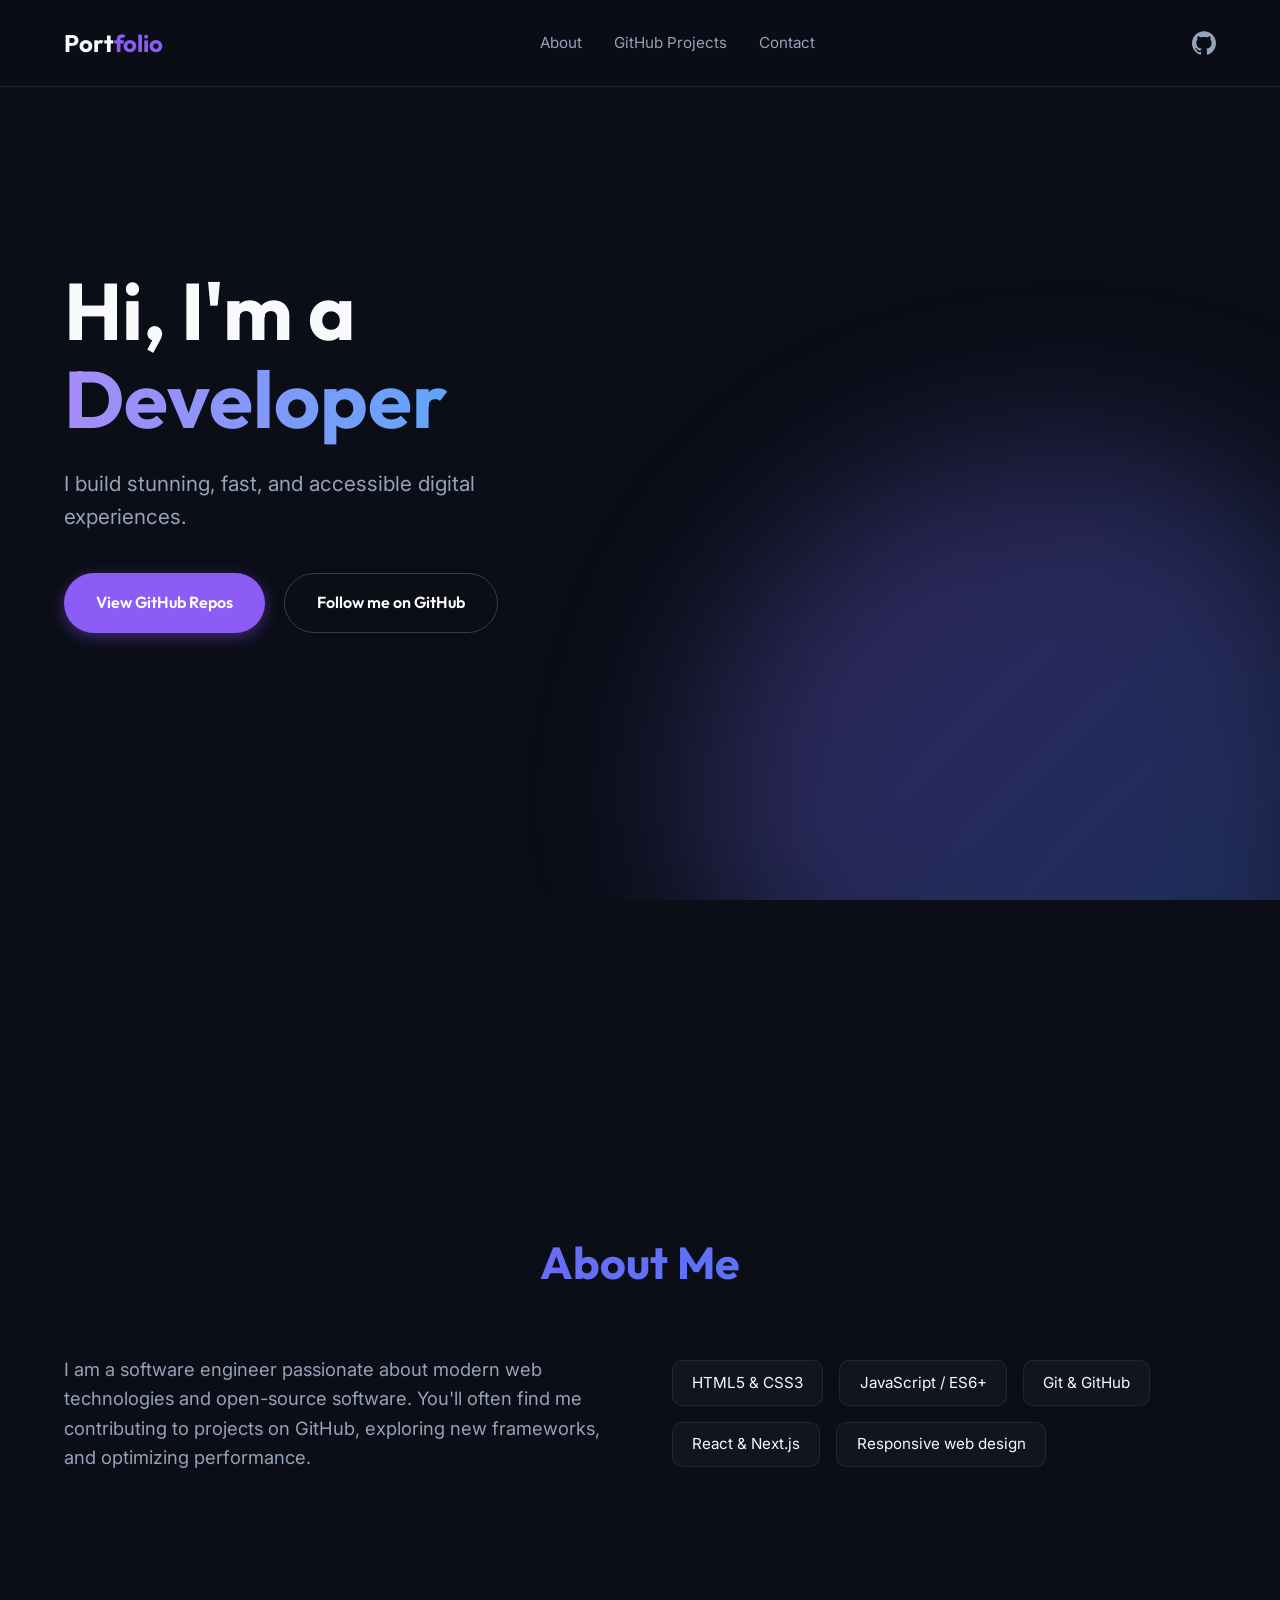
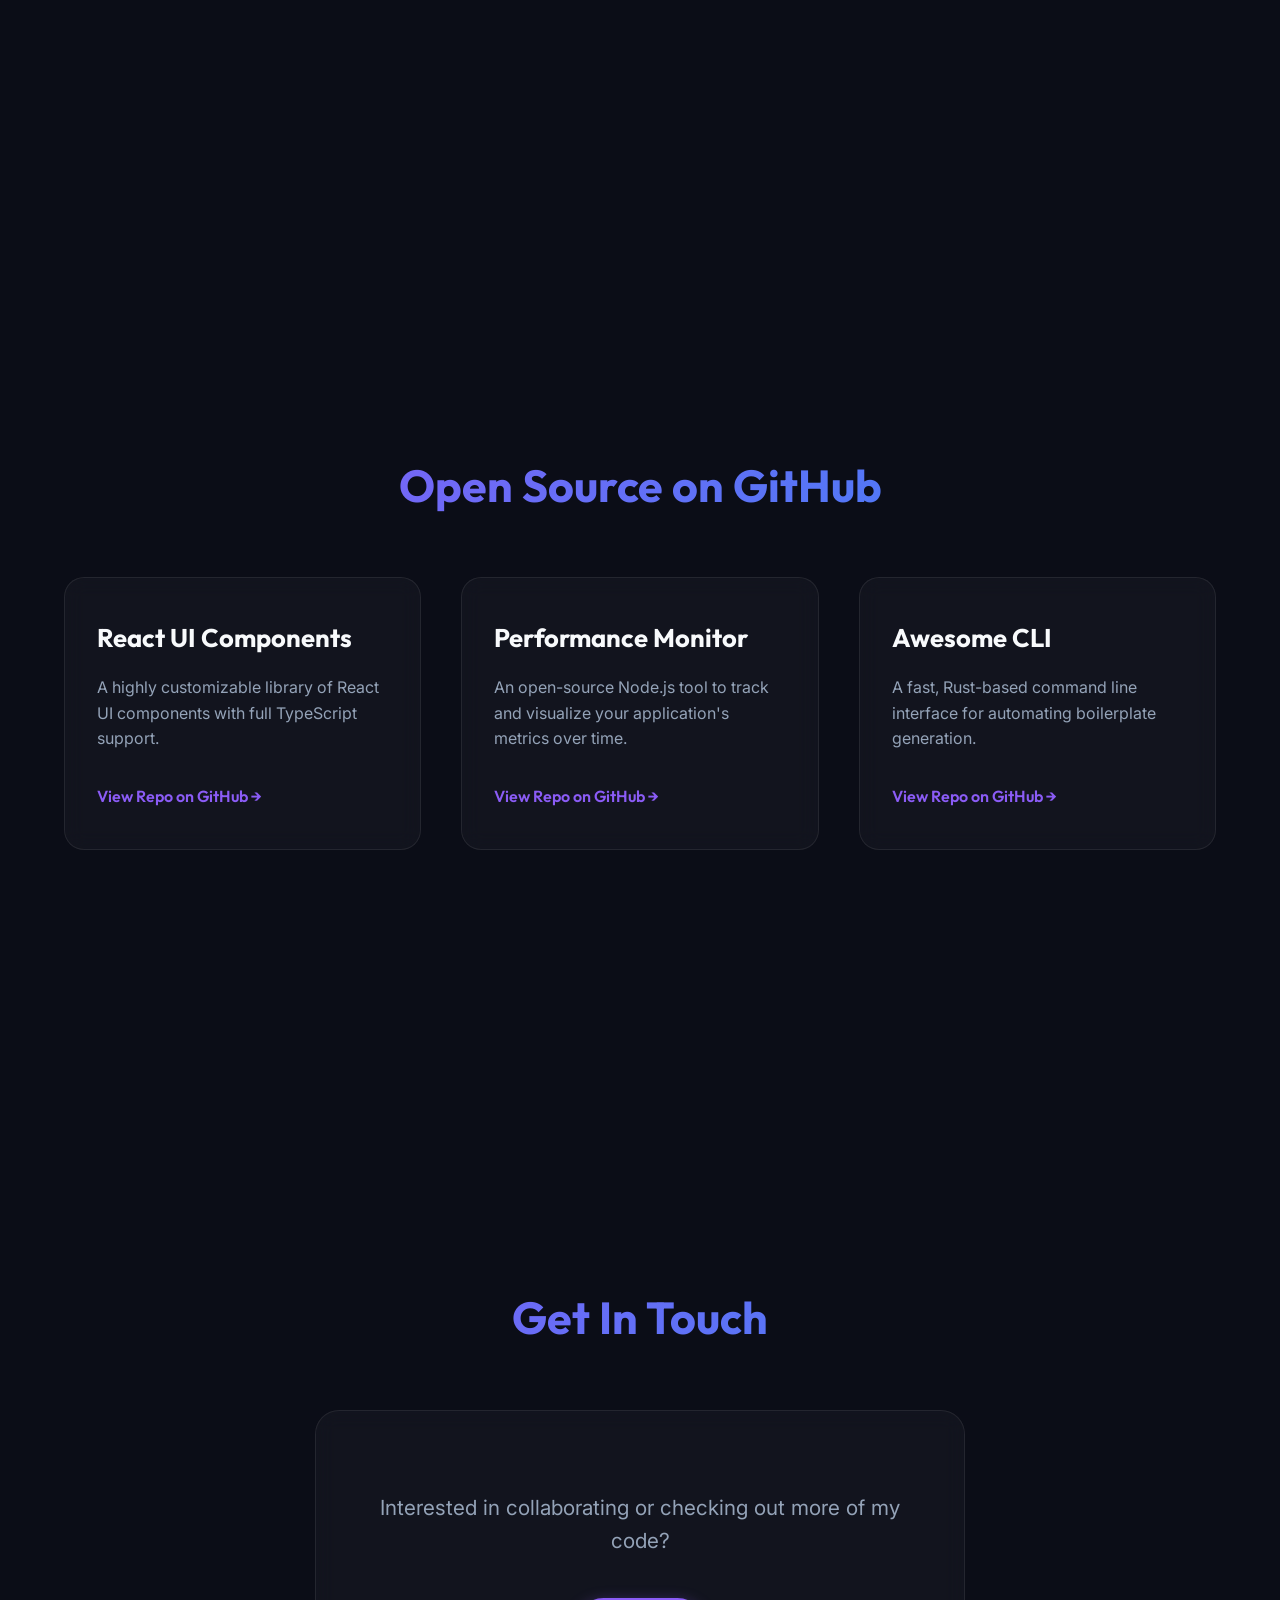
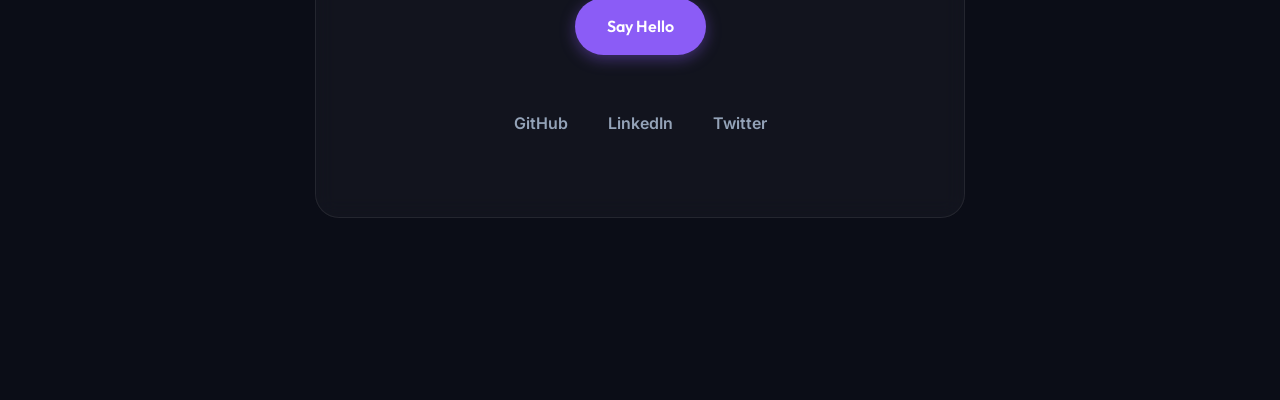
<file: index.html>
<!DOCTYPE html>
<html lang="en">
<head>
    <meta charset="UTF-8">
    <meta name="viewport" content="width=device-width, initial-scale=1.0">
    <title>Portfolio - Developer</title>
    <link rel="stylesheet" href="style.css">
    <link href="https://fonts.googleapis.com/css2?family=Inter:wght@300;400;600&family=Outfit:wght@400;700&display=swap" rel="stylesheet">
</head>
<body>
    <nav class="navbar">
        <div class="logo">Port<span>folio</span></div>
        <ul class="nav-links">
            <li><a href="#about">About</a></li>
            <li><a href="#projects">GitHub Projects</a></li>
            <li><a href="#contact">Contact</a></li>
        </ul>
        <div class="social-links">
             <a href="https://github.com" target="_blank" aria-label="GitHub Profile" id="github-link">
                 <svg viewBox="0 0 24 24" class="icon"><path fill="currentColor" d="M12 .297c-6.63 0-12 5.373-12 12 0 5.303 3.438 9.8 8.205 11.385.6.113.82-.258.82-.577 0-.285-.01-1.04-.015-2.04-3.338.724-4.042-1.61-4.042-1.61C4.422 18.07 3.633 17.7 3.633 17.7c-1.087-.744.084-.729.084-.729 1.205.084 1.838 1.236 1.838 1.236 1.07 1.835 2.809 1.305 3.495.998.108-.776.417-1.305.76-1.605-2.665-.3-5.466-1.332-5.466-5.93 0-1.31.465-2.38 1.235-3.22-.135-.303-.54-1.523.105-3.176 0 0 1.005-.322 3.3 1.23.96-.267 1.98-.399 3-.405 1.02.006 2.04.138 3 .405 2.28-1.552 3.285-1.23 3.285-1.23.645 1.653.24 2.873.12 3.176.765.84 1.23 1.91 1.23 3.22 0 4.61-2.805 5.625-5.475 5.92.42.36.81 1.096.81 2.22 0 1.606-.015 2.896-.015 3.286 0 .315.21.69.825.57C20.565 22.092 24 17.592 24 12.297c0-6.627-5.373-12-12-12"/></svg>
             </a>
        </div>
    </nav>

    <header class="hero">
        <div class="hero-content">
            <h1 class="fade-up">Hi, I'm a <span class="highlight">Developer</span></h1>
            <p class="fade-up delay-1">I build stunning, fast, and accessible digital experiences.</p>
            <div class="hero-buttons fade-up delay-2">
                <a href="#projects" class="btn primary">View GitHub Repos</a>
                <a href="https://github.com" target="_blank" class="btn outline">
                    Follow me on GitHub
                </a>
            </div>
        </div>
        <div class="hero-graphic fade-in">
             <div class="blob"></div>
        </div>
    </header>

    <section id="about" class="about section">
        <h2 class="section-title">About Me</h2>
        <div class="about-grid">
            <div class="about-text slide-in-left">
                <p>I am a software engineer passionate about modern web technologies and open-source software. You'll often find me contributing to projects on GitHub, exploring new frameworks, and optimizing performance.</p>
            </div>
            <div class="skills slide-in-right">
                <span class="skill-tag">HTML5 & CSS3</span>
                <span class="skill-tag">JavaScript / ES6+</span>
                <span class="skill-tag">Git & GitHub</span>
                <span class="skill-tag">React & Next.js</span>
                <span class="skill-tag">Responsive web design</span>
            </div>
        </div>
    </section>

    <section id="projects" class="projects section">
        <h2 class="section-title">Open Source on GitHub</h2>
        <div class="project-grid">
            <div class="project-card scale-in">
                <div class="project-info">
                    <h3>React UI Components</h3>
                    <p>A highly customizable library of React UI components with full TypeScript support.</p>
                    <a href="https://github.com" target="_blank" class="project-link">View Repo on GitHub &rarr;</a>
                </div>
            </div>
            <div class="project-card scale-in delay-1">
                <div class="project-info">
                    <h3>Performance Monitor</h3>
                    <p>An open-source Node.js tool to track and visualize your application's metrics over time.</p>
                    <a href="https://github.com" target="_blank" class="project-link">View Repo on GitHub &rarr;</a>
                </div>
            </div>
            <div class="project-card scale-in delay-2">
                <div class="project-info">
                    <h3>Awesome CLI</h3>
                    <p>A fast, Rust-based command line interface for automating boilerplate generation.</p>
                    <a href="https://github.com" target="_blank" class="project-link">View Repo on GitHub &rarr;</a>
                </div>
            </div>
        </div>
    </section>

    <section id="contact" class="contact section">
        <h2 class="section-title">Get In Touch</h2>
        <div class="contact-card fade-up">
            <p>Interested in collaborating or checking out more of my code?</p>
            <a href="mailto:hello@example.com" class="btn primary">Say Hello</a>
            <div class="social-footer">
                <a href="https://github.com" target="_blank">GitHub</a>
                <a href="#">LinkedIn</a>
                <a href="#">Twitter</a>
            </div>
        </div>
    </section>

    <script src="app.js"></script>
</body>
</html>
</file>
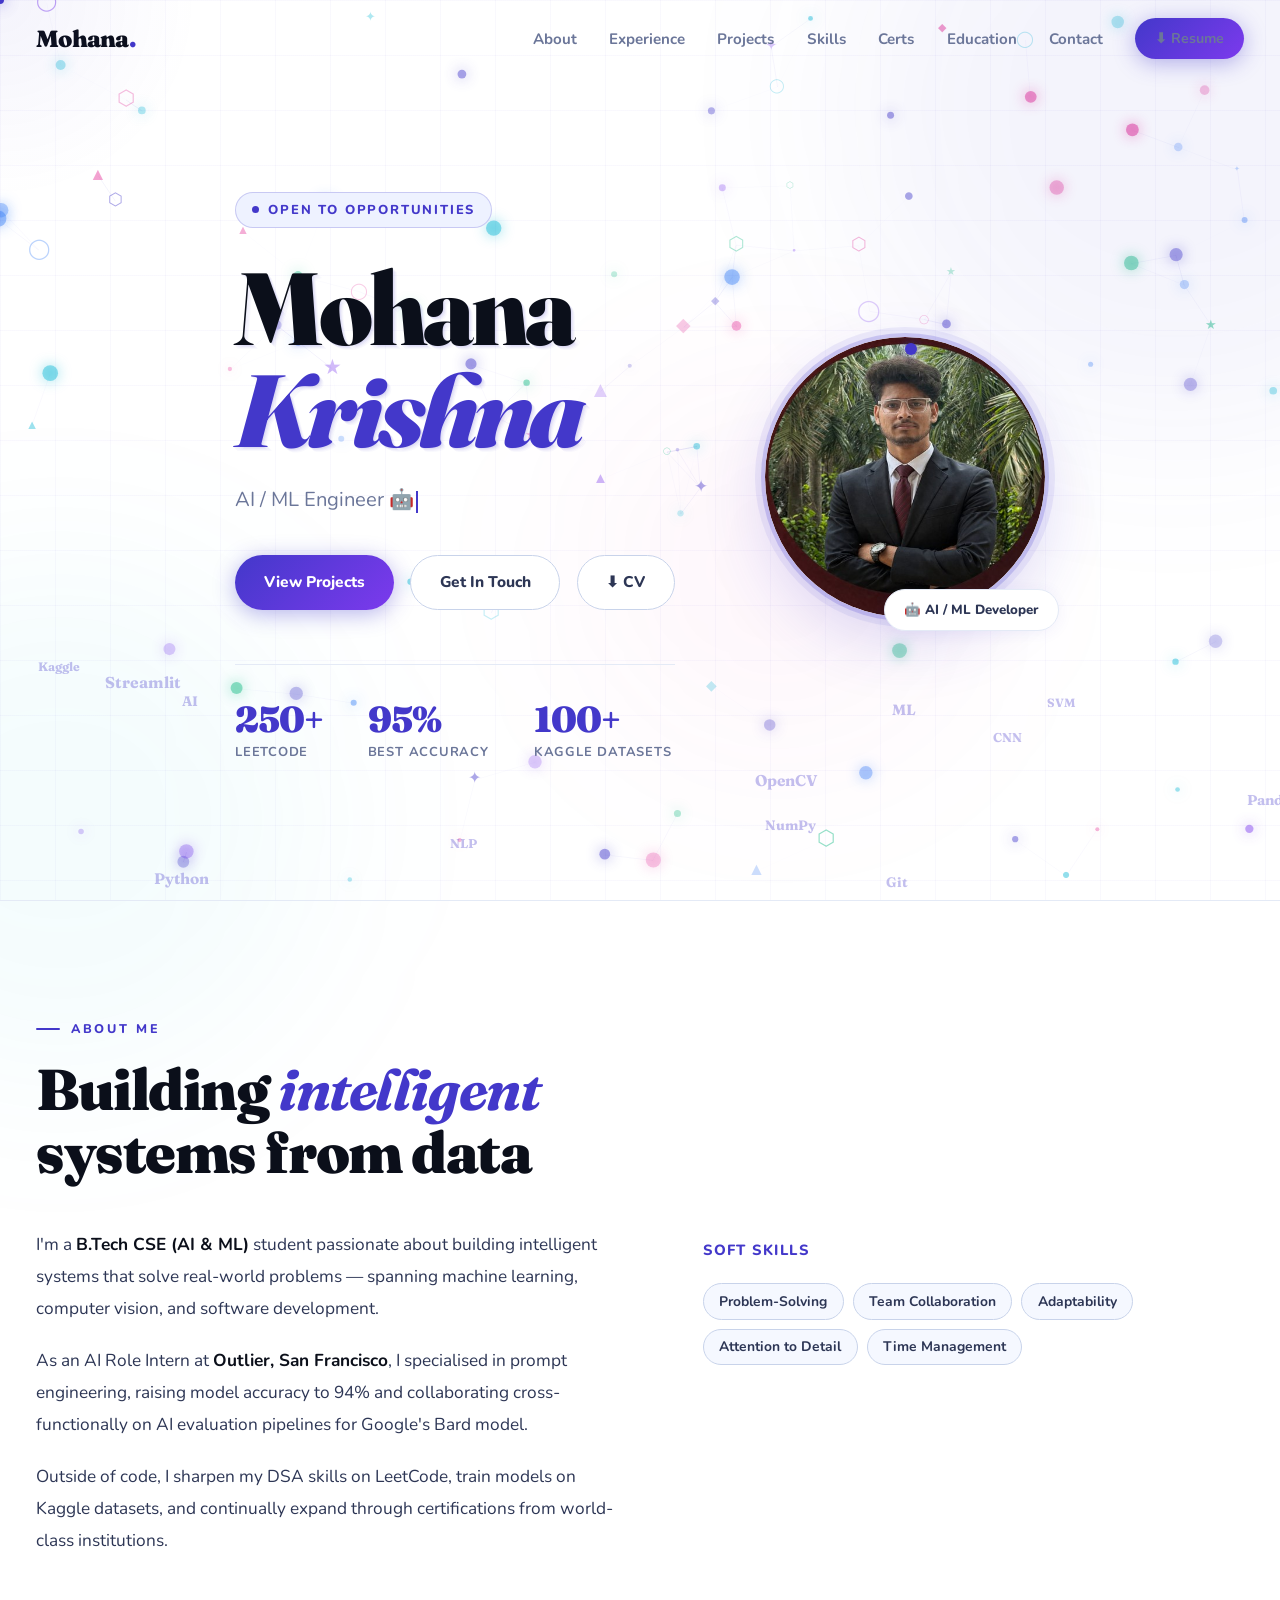
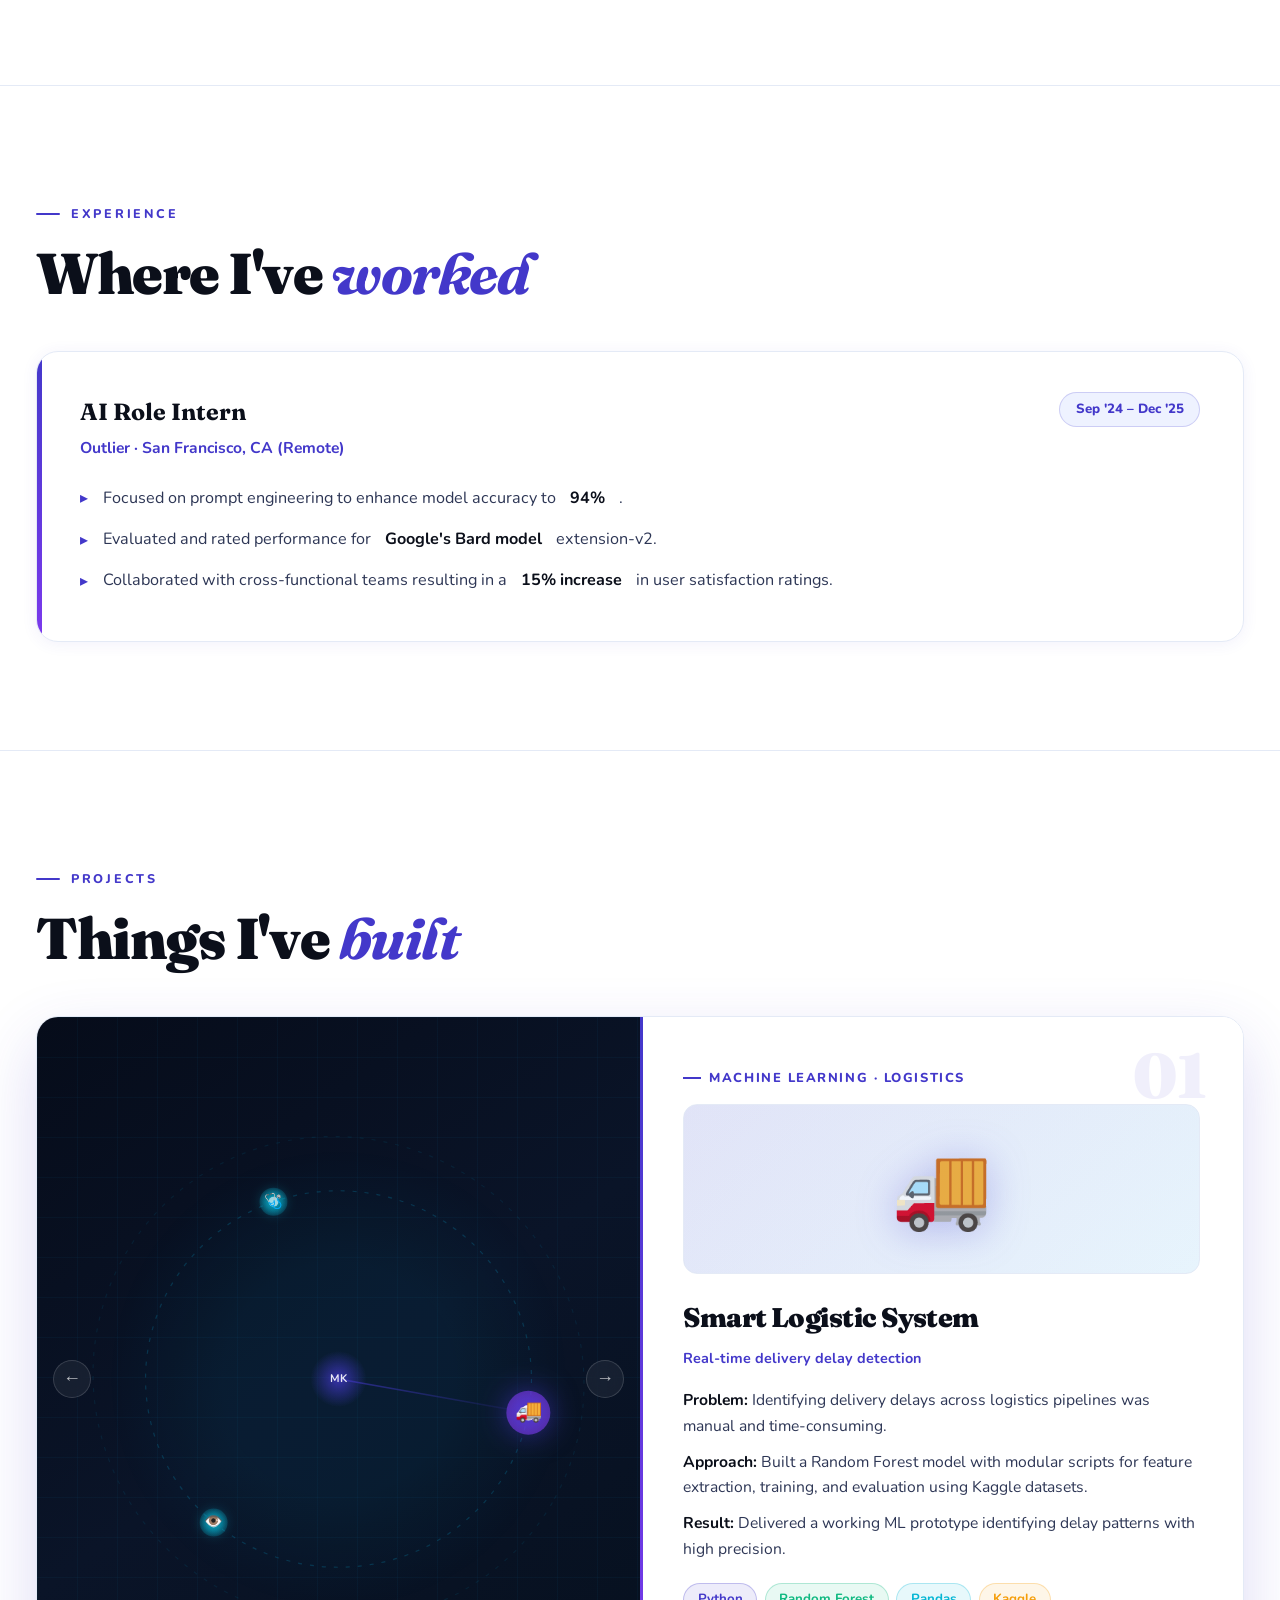
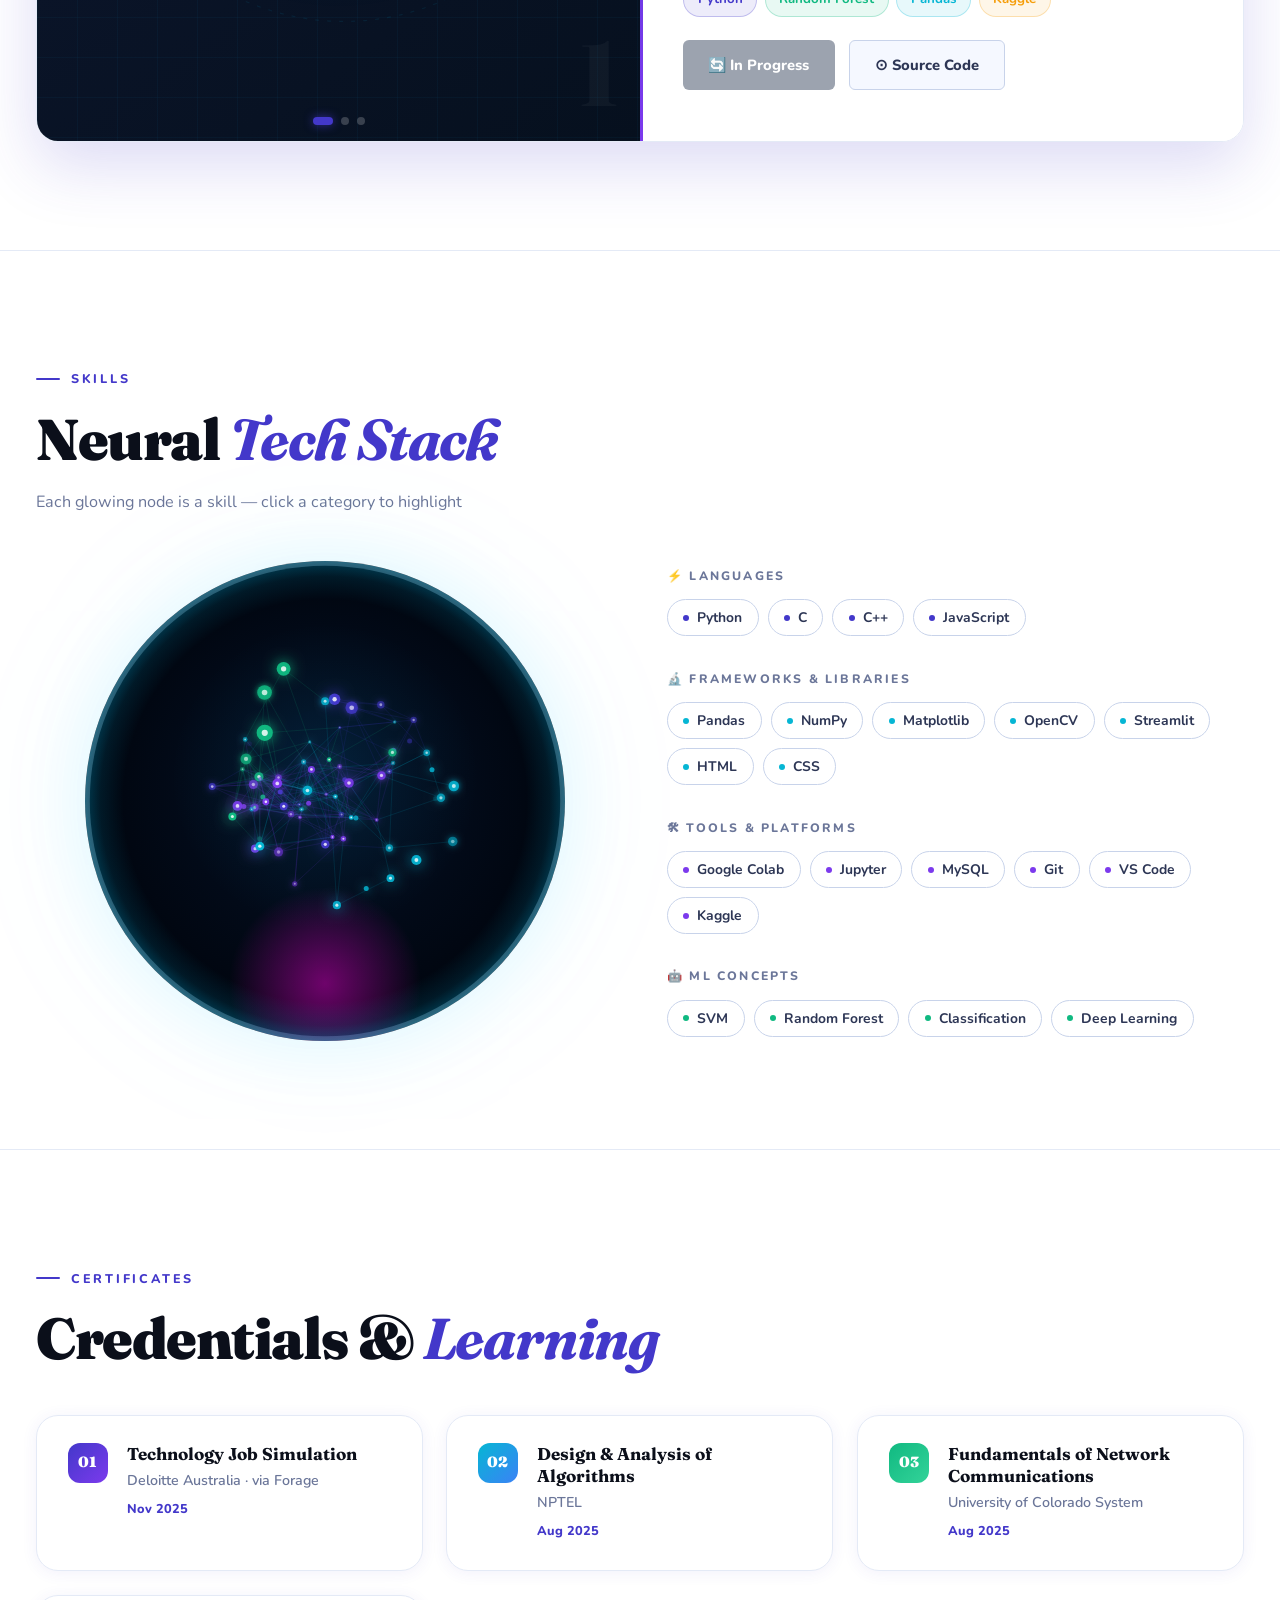
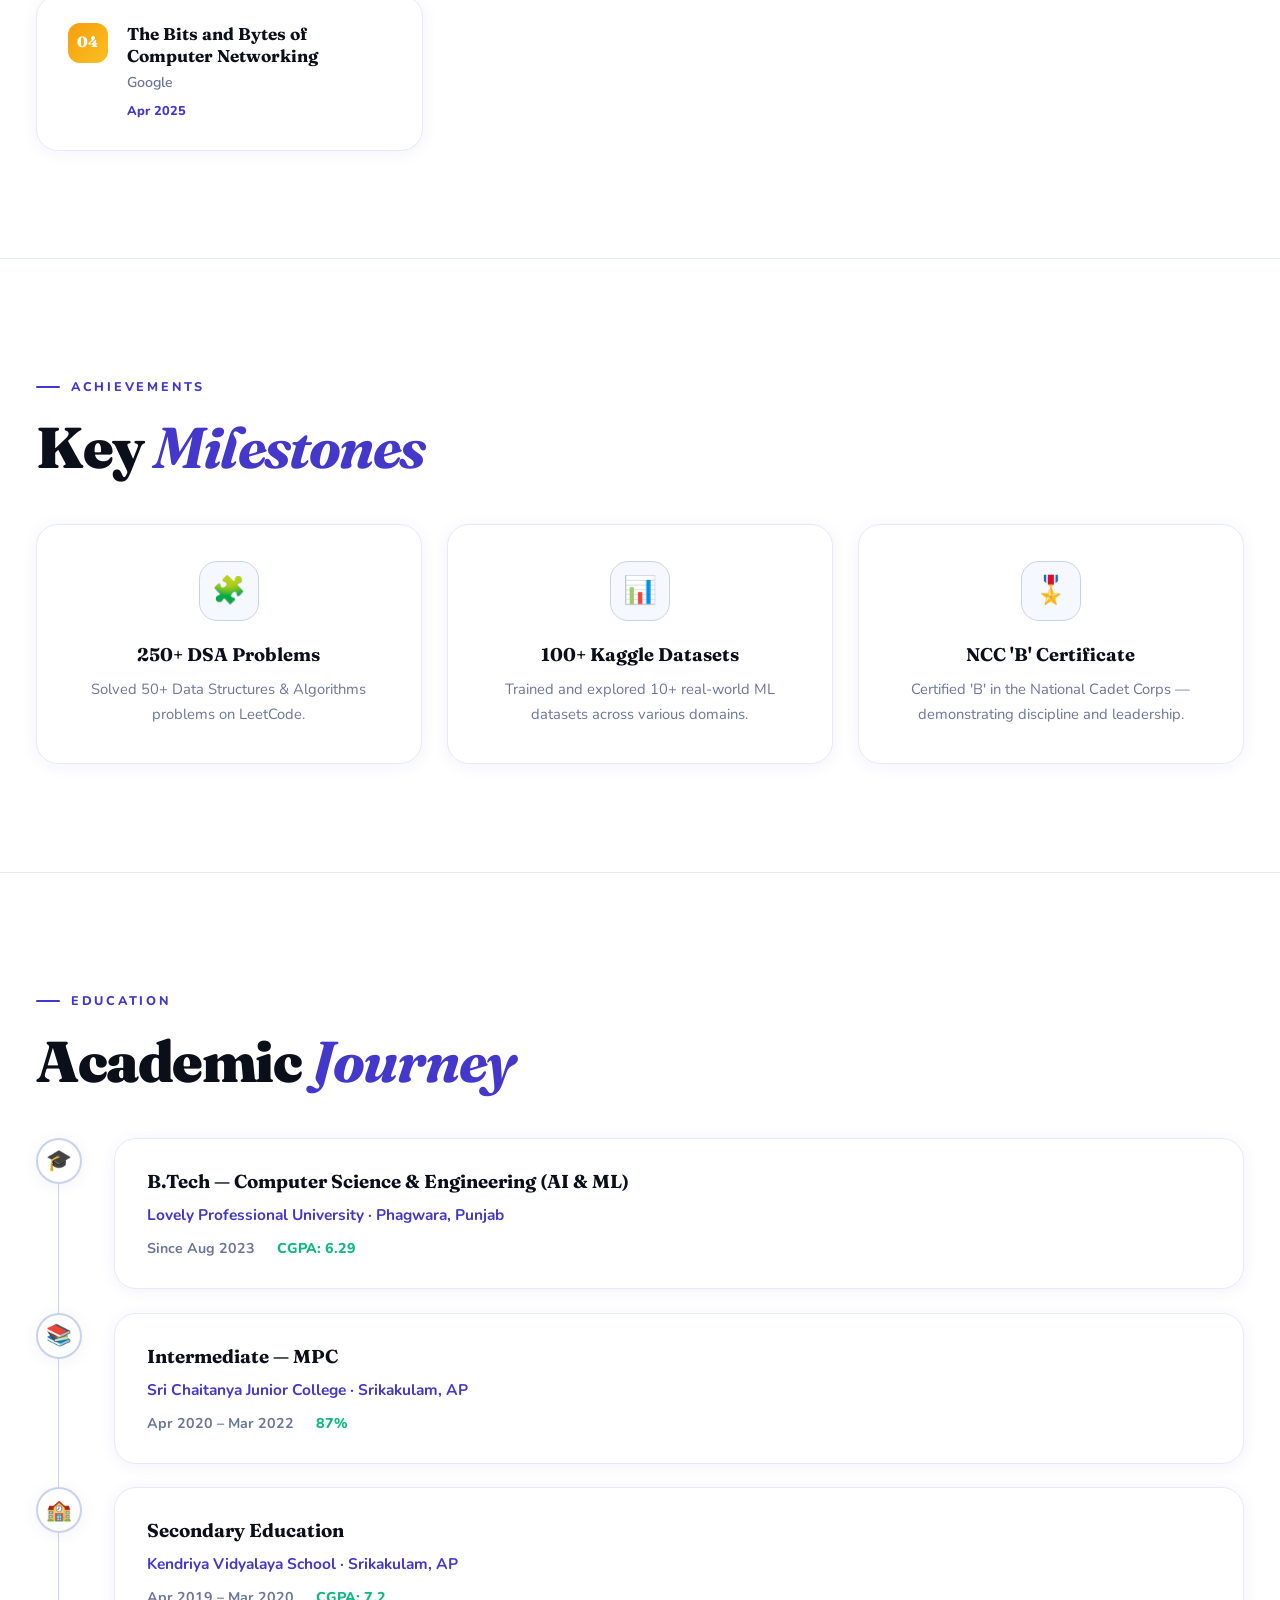
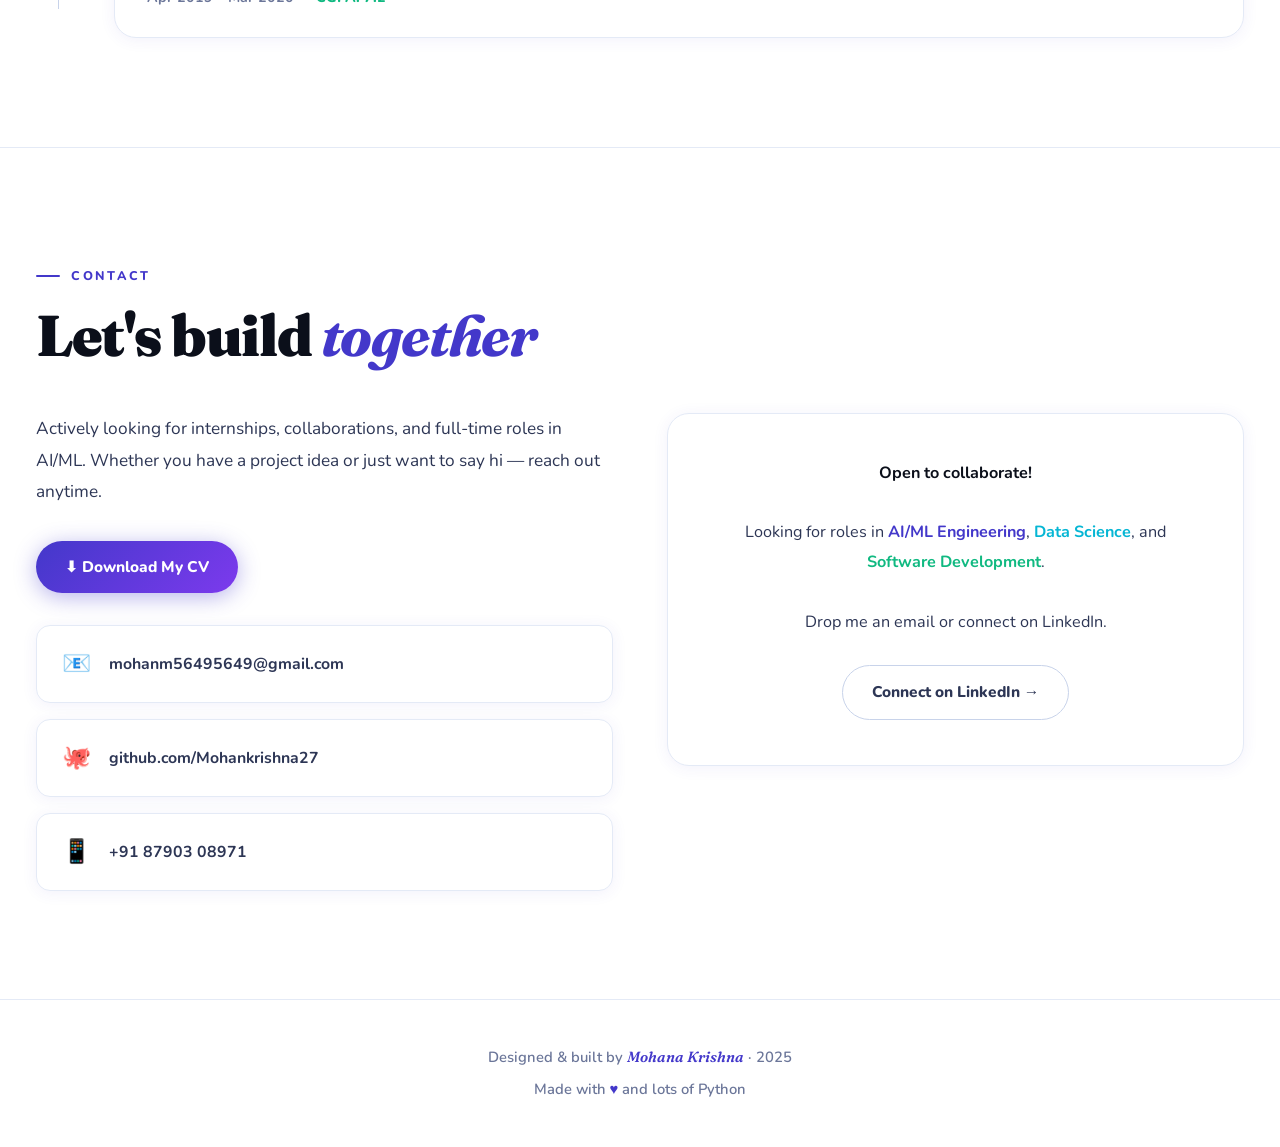
<file: portfolio_final1.html>
<!DOCTYPE html>
<html lang="en">
<head>
<meta charset="UTF-8"/>
<meta name="viewport" content="width=device-width,initial-scale=1.0"/>
<title>Mohana Krishna · Portfolio</title>
<link rel="preconnect" href="https://fonts.googleapis.com"/>
<link rel="preconnect" href="https://fonts.gstatic.com" crossorigin/>
<link href="https://fonts.googleapis.com/css2?family=Fraunces:ital,opsz,wght@0,9..144,700;0,9..144,900;1,9..144,700&family=Nunito:wght@400;600;700;800&display=swap" rel="stylesheet"/>
<style>
:root{
  --bg:#ffffff;--bg2:#f5f8ff;--bg3:#eef2fb;
  --white:#ffffff;--border:#e4eaf6;--border-dk:#c8d3ea;
  --text:#0b0f1a;--text2:#2d3655;--muted:#6b7699;
  --accent:#4338ca;--alt:#06b6d4;--green:#10b981;--pink:#e11d8d;
  --accent-lt:#eef2ff;--alt-lt:#ecfeff;--green-lt:#ecfdf5;
  --g1:linear-gradient(135deg,#4338ca,#7c3aed);
  --g2:linear-gradient(135deg,#06b6d4,#3b82f6);
  --sh-sm:0 2px 16px rgba(67,56,202,.07);
  --sh:0 8px 40px rgba(67,56,202,.13);
  --sh-lg:0 24px 64px rgba(67,56,202,.18);
  --r:14px;--r-lg:22px;
}
*,*::before,*::after{box-sizing:border-box;margin:0;padding:0}
html{scroll-behavior:smooth;font-size:18px}
body{font-family:'Nunito',sans-serif;background:var(--bg);color:var(--text);overflow-x:hidden;line-height:1.7}
::-webkit-scrollbar{width:5px}
::-webkit-scrollbar-track{background:var(--bg2)}
::-webkit-scrollbar-thumb{background:var(--accent);border-radius:999px}
::selection{background:rgba(67,56,202,.15)}

#particle-canvas{position:fixed;inset:0;pointer-events:none;z-index:0}
.mesh{position:fixed;inset:0;z-index:0;pointer-events:none;
  background-image:linear-gradient(rgba(67,56,202,.03) 1px,transparent 1px),linear-gradient(90deg,rgba(67,56,202,.03) 1px,transparent 1px);
  background-size:55px 55px;animation:mesh-drift 25s ease-in-out infinite alternate}
@keyframes mesh-drift{0%{background-position:0 0}100%{background-position:18px 18px}}
.orb{position:fixed;border-radius:50%;filter:blur(90px);pointer-events:none;z-index:0}
.o1{width:650px;height:650px;background:rgba(67,56,202,.055);top:-220px;right:-220px;animation:of 20s ease-in-out infinite alternate}
.o2{width:520px;height:520px;background:rgba(6,182,212,.045);bottom:-180px;left:-200px;animation:of 24s ease-in-out infinite alternate;animation-delay:-10s}
.o3{width:380px;height:380px;background:rgba(225,29,141,.04);top:42%;left:46%;animation:of 16s ease-in-out infinite alternate;animation-delay:-5s}
@keyframes of{0%{transform:translate(0,0)scale(1)}100%{transform:translate(28px,38px)scale(1.07)}}

#cg{position:fixed;pointer-events:none;z-index:9999;width:400px;height:400px;border-radius:50%;background:radial-gradient(circle,rgba(67,56,202,.06) 0%,transparent 70%);transform:translate(-50%,-50%);transition:left .08s,top .08s}
#cd{position:fixed;pointer-events:none;z-index:9999;width:8px;height:8px;border-radius:50%;background:var(--accent);transform:translate(-50%,-50%);box-shadow:0 0 14px rgba(67,56,202,.7);transition:left .04s,top .04s,transform .2s,background .2s}

.container{max-width:1280px;margin:0 auto;padding:0 2rem;position:relative;z-index:1}
.section-label{display:inline-flex;align-items:center;gap:.6rem;font-size:.7rem;font-weight:800;letter-spacing:.22em;text-transform:uppercase;color:var(--accent);margin-bottom:1rem}
.section-label::before{content:'';width:24px;height:2px;background:var(--accent);border-radius:2px}
.section-title{font-family:'Fraunces',serif;font-weight:900;font-size:clamp(1.9rem,4.5vw,3.2rem);line-height:1.1;color:var(--text);margin-bottom:1rem;letter-spacing:-.025em}
.section-title em{font-style:italic;color:var(--accent);font-weight:700}
.card{background:var(--white);border:1px solid var(--border);border-radius:var(--r-lg);box-shadow:var(--sh-sm);position:relative;overflow:hidden;transform-style:preserve-3d;transition:transform .15s ease,box-shadow .3s,border-color .3s;will-change:transform}
.card::after{content:'';position:absolute;inset:0;background:linear-gradient(110deg,transparent 35%,rgba(255,255,255,.75) 50%,transparent 65%);transform:translateX(-100%);transition:transform .55s;pointer-events:none;z-index:2}
.card:hover::after{transform:translateX(100%)}
.card:hover{border-color:rgba(67,56,202,.22);box-shadow:var(--sh)}
.btn{display:inline-flex;align-items:center;gap:.5rem;font-family:'Nunito',sans-serif;font-weight:800;font-size:.86rem;padding:.72rem 1.6rem;border-radius:999px;border:none;cursor:pointer;text-decoration:none;transition:transform .25s,box-shadow .25s,filter .25s;position:relative;overflow:hidden}
.btn::before{content:'';position:absolute;inset:0;border-radius:inherit;background:radial-gradient(circle at var(--mx,50%) var(--my,50%),rgba(255,255,255,.28) 0%,transparent 60%);opacity:0;transition:opacity .3s;pointer-events:none}
.btn:hover::before{opacity:1}
.btn-p{background:var(--g1);color:#fff;box-shadow:0 4px 22px rgba(67,56,202,.38)}
.btn-p:hover{transform:translateY(-3px);box-shadow:0 10px 34px rgba(67,56,202,.45);filter:brightness(1.06)}
.btn-g{background:var(--white);color:var(--text2);border:1.5px solid var(--border-dk)}
.btn-g:hover{border-color:var(--accent);color:var(--accent);transform:translateY(-3px);box-shadow:var(--sh-sm)}

nav{position:fixed;top:0;left:0;right:0;z-index:100;padding:1rem 0;transition:background .4s,box-shadow .4s}
nav.sc{background:rgba(255,255,255,.9);backdrop-filter:blur(24px);-webkit-backdrop-filter:blur(24px);box-shadow:0 1px 0 var(--border),var(--sh-sm)}
.ni{display:flex;align-items:center;justify-content:space-between}
.nl{font-family:'Fraunces',serif;font-weight:900;font-size:1.3rem;color:var(--text);text-decoration:none;letter-spacing:-.03em}
.nl span{color:var(--accent)}
.nls{display:flex;align-items:center;gap:1.8rem;list-style:none}
.nls a{font-size:.84rem;font-weight:700;color:var(--muted);text-decoration:none;transition:color .2s;position:relative}
.nls a::after{content:'';position:absolute;bottom:-3px;left:0;right:0;height:2px;background:var(--accent);border-radius:2px;transform:scaleX(0);transform-origin:right;transition:transform .3s}
.nls a:hover{color:var(--text)}
.nls a:hover::after{transform:scaleX(1);transform-origin:left}
.burg{display:none;flex-direction:column;gap:5px;cursor:pointer;padding:4px}
.burg span{display:block;width:22px;height:2px;background:var(--text);border-radius:2px;transition:all .3s}
@media(max-width:720px){
  .burg{display:flex}
  .nls{position:fixed;inset:0;top:62px;flex-direction:column;justify-content:center;align-items:center;background:rgba(255,255,255,.97);gap:2.5rem;display:none}
  .nls.open{display:flex}
  .nls a{font-size:1.2rem}
}

/* HERO */
#hero{min-height:100vh;display:flex;align-items:center;padding:7rem 0 4rem}
.hi{display:grid;grid-template-columns:1fr auto;align-items:center;gap:5rem}
.hero-pill{display:inline-flex;align-items:center;gap:.5rem;font-size:.72rem;font-weight:800;letter-spacing:.14em;text-transform:uppercase;background:var(--accent-lt);color:var(--accent);border:1px solid rgba(67,56,202,.22);padding:.33rem .9rem;border-radius:999px;margin-bottom:1.6rem;animation:pglow 3s ease-in-out infinite}
@keyframes pglow{0%,100%{box-shadow:0 0 0 0 rgba(67,56,202,0)}50%{box-shadow:0 0 0 7px rgba(67,56,202,.07)}}
.dot{width:7px;height:7px;border-radius:50%;background:var(--accent);animation:pdot 2s ease-in-out infinite}
@keyframes pdot{0%,100%{box-shadow:0 0 0 0 rgba(67,56,202,.6)}50%{box-shadow:0 0 0 8px rgba(67,56,202,0)}}
.hn{font-family:'Fraunces',serif;font-weight:900;font-size:clamp(3rem,8vw,6rem);line-height:1.0;letter-spacing:-.04em;margin-bottom:1.2rem;color:var(--text);text-shadow:1px 1px 0 rgba(67,56,202,.06),2px 2px 0 rgba(67,56,202,.05),3px 3px 0 rgba(67,56,202,.04),4px 4px 0 rgba(67,56,202,.03)}
.hn .aw{color:var(--accent);font-style:italic}
.hs{font-size:clamp(.95rem,2vw,1.12rem);font-weight:400;color:var(--muted);margin-bottom:2rem;min-height:1.8em}
.cur{display:inline-block;width:2px;height:1.1em;background:var(--accent);margin-left:2px;vertical-align:text-bottom;animation:bl .8s step-end infinite}
@keyframes bl{0%,100%{opacity:1}50%{opacity:0}}
.hcta{display:flex;gap:.9rem;flex-wrap:wrap;margin-bottom:3rem}
.hst{display:flex;gap:2.5rem;padding-top:2rem;border-top:1px solid var(--border)}
.sv{font-family:'Fraunces',serif;font-size:2rem;font-weight:900;color:var(--accent);letter-spacing:-.03em;line-height:1}
.sl{font-size:.72rem;color:var(--muted);margin-top:.22rem;font-weight:700;letter-spacing:.06em;text-transform:uppercase}

/* PHOTO AVATAR */
.haw{position:relative;flex-shrink:0}
.ab{
  width:280px;height:280px;border-radius:50%;overflow:hidden;
  position:relative;transform-style:preserve-3d;flex-shrink:0;
  box-shadow:0 0 0 4px rgba(67,56,202,.2),0 0 0 10px rgba(67,56,202,.08),var(--sh-lg);
  animation:photo-glow 4s ease-in-out infinite alternate;
}
@keyframes photo-glow{
  0%{box-shadow:0 0 0 4px rgba(67,56,202,.2),0 0 0 10px rgba(67,56,202,.08),var(--sh-lg),0 0 40px rgba(67,56,202,.14)}
  100%{box-shadow:0 0 0 4px rgba(124,58,237,.32),0 0 0 12px rgba(124,58,237,.1),var(--sh-lg),0 0 60px rgba(124,58,237,.22)}
}
.ab img{width:100%;height:100%;object-fit:cover;object-position:center top;display:block;border-radius:50%}
.ab::before{content:'';position:absolute;width:335px;height:335px;border-radius:50%;border:2px dashed rgba(67,56,202,.2);animation:spin 14s linear infinite;top:50%;left:50%;transform:translate(-50%,-50%)}
.ab::after{content:'';position:absolute;width:368px;height:368px;border-radius:50%;border:1px dotted rgba(6,182,212,.15);animation:spin 22s linear infinite reverse;top:50%;left:50%;transform:translate(-50%,-50%)}
@keyframes spin{to{transform:translate(-50%,-50%) rotate(360deg)}}
.od{position:absolute;border-radius:50%;top:6px;left:50%;transform-origin:0 calc(155px - 5px);animation:spin2 9s linear infinite;z-index:10}
@keyframes spin2{to{transform:rotate(360deg)}}
.od1{width:12px;height:12px;background:var(--accent);box-shadow:0 0 12px rgba(67,56,202,.7)}
.od2{width:9px;height:9px;background:var(--alt);box-shadow:0 0 10px rgba(6,182,212,.7);animation-duration:14s;animation-direction:reverse;top:auto;bottom:12px;right:12px;left:auto;transform-origin:calc(-140px + 4px) calc(-140px + 4px)}
.od3{width:7px;height:7px;background:var(--pink);box-shadow:0 0 8px rgba(225,29,141,.7);animation-duration:18s;top:auto;bottom:80px;right:-20px;left:auto;transform-origin:calc(-120px + 3px) 0}
.abadge{position:absolute;bottom:-14px;right:-14px;background:var(--white);border:1.5px solid var(--border);border-radius:999px;padding:.5rem 1.1rem;font-size:.74rem;font-weight:800;color:var(--text2);box-shadow:var(--sh-sm);display:flex;align-items:center;gap:.4rem;animation:bfloat 3s ease-in-out infinite alternate;z-index:20}
@keyframes bfloat{0%{transform:translateY(0)}100%{transform:translateY(-7px)}}
.plx{transform-style:preserve-3d;will-change:transform}
@media(max-width:780px){.hi{grid-template-columns:1fr;text-align:center}.hero-pill,.hcta,.hst{justify-content:center}.haw{display:none}}

section{padding:6rem 0;position:relative}
section+section{border-top:1px solid var(--border)}

/* ABOUT */
.ag{display:grid;grid-template-columns:1.1fr 1fr;gap:4rem;align-items:start}
.at p{color:var(--text2);line-height:1.85;margin-bottom:1.1rem;font-size:.96rem}
.at strong{color:var(--text);font-weight:700}
@media(max-width:780px){.ag{grid-template-columns:1fr}}

/* EXPERIENCE */
.ec{padding:2.2rem 2.4rem;position:relative;overflow:hidden}
.es{position:absolute;left:0;top:0;bottom:0;width:5px;background:var(--g1);border-radius:4px 0 0 4px}
.eh{display:flex;justify-content:space-between;align-items:flex-start;flex-wrap:wrap;gap:.7rem;margin-bottom:.9rem}
.er{font-family:'Fraunces',serif;font-size:1.3rem;font-weight:700;color:var(--text)}
.eco{font-size:.87rem;color:var(--accent);font-weight:700;margin-top:.2rem}
.ed{font-size:.74rem;font-weight:800;padding:.3rem .85rem;background:var(--accent-lt);border:1px solid rgba(67,56,202,.2);border-radius:999px;color:var(--accent);white-space:nowrap}
.el{list-style:none;margin-top:.6rem}
.el li{font-size:.9rem;color:var(--text2);padding:.38rem 0;display:flex;gap:.8rem;align-items:flex-start;line-height:1.65}
.el li::before{content:'▸';color:var(--accent);flex-shrink:0;margin-top:.05rem}
.el strong{color:var(--text);font-weight:700}

/* BRAIN / SKILLS */
#skills{padding:6rem 0;position:relative;border-top:1px solid var(--border)}
.skills-layout{display:grid;grid-template-columns:1fr 1fr;gap:3rem;align-items:center;margin-top:2.5rem}
.brain-container{position:relative;width:100%;aspect-ratio:1/1;max-width:480px;margin:0 auto;border-radius:50%;background:radial-gradient(ellipse at center,rgba(4,15,30,.92) 60%,rgba(4,15,30,.4) 100%);box-shadow:0 0 80px rgba(0,200,255,.12),0 0 160px rgba(0,200,255,.06),inset 0 0 60px rgba(0,200,255,.04);overflow:hidden}
.brain-ring{position:absolute;border-radius:50%;pointer-events:none;border:1px solid rgba(0,200,255,.12);top:50%;left:50%;transform:translate(-50%,-50%)}
.brain-ring.r1{width:110%;height:110%}
.brain-ring.r2{width:125%;height:125%;border-color:rgba(0,200,255,.07);border-style:dashed}
#brain-canvas{width:100%;height:100%;display:block}
.skill-legend{display:flex;flex-direction:column;gap:1.8rem}
.skill-cat-title{font-size:.68rem;font-weight:800;letter-spacing:.18em;text-transform:uppercase;color:var(--muted);margin-bottom:.7rem}
.skill-pills{display:flex;flex-wrap:wrap;gap:.5rem}
.skill-pill{display:inline-flex;align-items:center;gap:.45rem;padding:.32rem .85rem;border-radius:999px;font-size:.77rem;font-weight:700;background:var(--white);border:1.5px solid var(--border-dk);color:var(--text2);cursor:pointer;transition:all .28s;position:relative;overflow:hidden}
.skill-pill .sp-dot{width:6px;height:6px;border-radius:50%;flex-shrink:0}
.skill-pill:hover{transform:translateY(-2px) scale(1.04);box-shadow:0 6px 20px rgba(67,56,202,.18)}
.skill-pill.active{color:#fff;border-color:transparent;box-shadow:0 6px 20px rgba(67,56,202,.3)}
@media(max-width:820px){.skills-layout{grid-template-columns:1fr}}

/* PROJECTS */
#projects{padding:6rem 0;position:relative;border-top:1px solid var(--border)}
.proj-layout{display:grid;grid-template-columns:1fr 1fr;gap:0;min-height:520px;margin-top:2.5rem;border-radius:var(--r-lg);overflow:hidden;box-shadow:var(--sh-lg);border:1px solid var(--border)}
.proj-orbital-panel{background:linear-gradient(145deg,#060c1a,#0a1428,#06101e);position:relative;overflow:hidden;display:flex;align-items:center;justify-content:center;min-height:520px}
.proj-orbital-panel::before{content:'';position:absolute;inset:0;background-image:linear-gradient(rgba(0,200,255,.04) 1px,transparent 1px),linear-gradient(90deg,rgba(0,200,255,.04) 1px,transparent 1px);background-size:40px 40px;pointer-events:none}
#proj-orbital-canvas{position:absolute;inset:0;width:100%;height:100%}
.proj-index-number{position:absolute;bottom:22px;right:22px;font-family:'Fraunces',serif;font-size:5rem;font-weight:900;color:rgba(255,255,255,.04);line-height:1;pointer-events:none}
.proj-nav{position:absolute;top:50%;transform:translateY(-50%);display:flex;flex-direction:column;gap:12px;z-index:10}
.proj-nav.left{left:16px}
.proj-nav.right{right:16px}
.proj-nav-btn{width:38px;height:38px;border-radius:50%;background:rgba(255,255,255,.06);border:1px solid rgba(255,255,255,.15);color:rgba(255,255,255,.7);font-size:1rem;display:flex;align-items:center;justify-content:center;cursor:pointer;transition:all .25s;backdrop-filter:blur(8px)}
.proj-nav-btn:hover{background:rgba(67,56,202,.4);border-color:rgba(67,56,202,.7);color:#fff;box-shadow:0 0 16px rgba(67,56,202,.5)}
.proj-dots{position:absolute;bottom:16px;left:50%;transform:translateX(-50%);display:flex;gap:8px;z-index:10}
.proj-dot{width:8px;height:8px;border-radius:50%;background:rgba(255,255,255,.2);cursor:pointer;transition:all .25s}
.proj-dot.active{background:var(--accent);box-shadow:0 0 10px rgba(67,56,202,.7);width:20px;border-radius:4px}
.proj-detail-panel{background:var(--white);padding:2.8rem 2.4rem;display:flex;flex-direction:column;justify-content:center;position:relative;overflow:hidden;transition:opacity .35s ease,transform .35s ease}
.proj-detail-panel::before{content:'';position:absolute;top:0;left:0;bottom:0;width:3px;background:var(--g1)}
.proj-detail-num{font-family:'Fraunces',serif;font-size:3.5rem;font-weight:900;color:rgba(67,56,202,.08);line-height:1;position:absolute;top:1.5rem;right:2rem}
.proj-detail-badge{display:inline-flex;align-items:center;gap:.45rem;font-size:.72rem;font-weight:800;letter-spacing:.12em;text-transform:uppercase;color:var(--accent);margin-bottom:.8rem}
.proj-detail-badge::before{content:'';width:18px;height:2px;background:var(--accent)}
.proj-banner{width:100%;height:170px;border-radius:var(--r);overflow:hidden;margin-bottom:1.2rem;background:linear-gradient(145deg,var(--bg3),var(--bg2));display:flex;align-items:center;justify-content:center;position:relative;border:1px solid var(--border);flex-shrink:0}
.proj-banner-emoji{font-size:4.5rem;filter:drop-shadow(0 4px 20px rgba(67,56,202,.3))}
.proj-banner-overlay{position:absolute;inset:0;background:linear-gradient(135deg,rgba(67,56,202,.08),rgba(6,182,212,.06))}
.proj-detail-title{font-family:'Fraunces',serif;font-size:1.5rem;font-weight:900;color:var(--text);margin-bottom:.25rem;letter-spacing:-.02em}
.proj-detail-sub{font-size:.8rem;color:var(--accent);font-weight:700;margin-bottom:1rem}
.proj-detail-pars{display:flex;flex-direction:column;gap:.55rem;margin-bottom:1.1rem}
.proj-detail-par{font-size:.87rem;color:var(--text2);line-height:1.65}
.proj-detail-par strong{color:var(--text);font-weight:700}
.proj-tags-row{display:flex;flex-wrap:wrap;gap:.42rem;margin-bottom:1.3rem}
.pdtag{padding:.26rem .75rem;border-radius:999px;font-size:.74rem;font-weight:700;border:1.5px solid transparent;cursor:default}
.proj-actions{display:flex;gap:.8rem;flex-wrap:wrap}
.proj-btn-live{display:inline-flex;align-items:center;gap:.5rem;padding:.65rem 1.4rem;border-radius:6px;font-size:.82rem;font-weight:800;background:#dc2626;color:#fff;text-decoration:none;transition:all .25s;box-shadow:0 4px 16px rgba(220,38,38,.3)}
.proj-btn-live:hover{background:#b91c1c;transform:translateY(-2px);box-shadow:0 8px 24px rgba(220,38,38,.4)}
.proj-btn-src{display:inline-flex;align-items:center;gap:.5rem;padding:.65rem 1.4rem;border-radius:6px;font-size:.82rem;font-weight:800;background:var(--bg2);color:var(--text2);text-decoration:none;border:1.5px solid var(--border-dk);transition:all .25s}
.proj-btn-src:hover{border-color:var(--accent);color:var(--accent);transform:translateY(-2px)}
@media(max-width:820px){.proj-layout{grid-template-columns:1fr}.proj-orbital-panel{min-height:300px}.proj-detail-panel{padding:2rem 1.6rem}}

/* CERTS */
.cg2{display:grid;grid-template-columns:repeat(auto-fill,minmax(300px,1fr));gap:1.3rem}
.cc{padding:1.5rem 1.7rem;display:flex;gap:1.1rem;align-items:flex-start}
.cn{flex-shrink:0;width:40px;height:40px;border-radius:12px;display:flex;align-items:center;justify-content:center;font-family:'Fraunces',serif;font-size:.82rem;font-weight:900;color:#fff}
.c1{background:var(--g1)}.c2{background:var(--g2)}.c3{background:linear-gradient(135deg,#10b981,#34d399)}.c4{background:linear-gradient(135deg,#f59e0b,#fbbf24)}
.cnm{font-family:'Fraunces',serif;font-size:.95rem;font-weight:700;color:var(--text);margin-bottom:.22rem;line-height:1.3}
.cor{font-size:.79rem;color:var(--muted);font-weight:600}
.cdt{font-size:.71rem;color:var(--accent);margin-top:.3rem;font-weight:800}

/* ACHIEVEMENTS */
.achg{display:grid;grid-template-columns:repeat(3,1fr);gap:1.4rem}
.achc{padding:2rem;text-align:center}
.achi{display:inline-flex;align-items:center;justify-content:center;width:60px;height:60px;border-radius:18px;font-size:1.5rem;background:var(--bg2);border:1px solid var(--border-dk);margin-bottom:1rem;transition:transform .3s,background .3s}
.achc:hover .achi{transform:rotate(-12deg) scale(1.18);background:var(--accent-lt)}
.achn{font-family:'Fraunces',serif;font-size:1.02rem;font-weight:700;color:var(--text);margin-bottom:.35rem}
.achd{font-size:.82rem;color:var(--muted);line-height:1.7}
@media(max-width:600px){.achg{grid-template-columns:1fr}}

/* EDUCATION */
.etl{position:relative;display:flex;flex-direction:column;gap:1.3rem}
.etl::before{content:'';position:absolute;left:22px;top:30px;bottom:30px;width:1px;background:var(--border-dk)}
.ei{display:flex;gap:1.8rem;align-items:flex-start}
.edot{flex-shrink:0;width:46px;height:46px;border-radius:50%;display:flex;align-items:center;justify-content:center;font-size:1.15rem;background:var(--white);border:2px solid var(--border-dk);position:relative;z-index:1;box-shadow:var(--sh-sm);transition:border-color .3s,transform .3s}
.ei:hover .edot{border-color:var(--accent);transform:scale(1.1)}
.ecard{flex:1;padding:1.5rem 1.8rem}
.edeg{font-family:'Fraunces',serif;font-size:1.04rem;font-weight:700;color:var(--text)}
.escl{font-size:.86rem;color:var(--accent);font-weight:700;margin:.22rem 0 .5rem}
.emeta{font-size:.79rem;color:var(--muted);display:flex;gap:1.2rem;flex-wrap:wrap;font-weight:700}
.esc{color:var(--green);font-weight:800}

/* CONTACT */
.ctg{display:grid;grid-template-columns:1fr 1fr;gap:3rem;align-items:start}
.cti{font-size:.96rem;color:var(--text2);line-height:1.85;margin-bottom:1.8rem}
.ctls{display:flex;flex-direction:column;gap:.9rem}
.ctl{display:flex;align-items:center;gap:1rem;padding:1rem 1.4rem;border-radius:var(--r);background:var(--white);border:1.5px solid var(--border);text-decoration:none;color:var(--text2);font-size:.88rem;font-weight:700;transition:all .3s;box-shadow:var(--sh-sm)}
.ctl:hover{border-color:var(--accent);color:var(--accent);transform:translateX(8px);box-shadow:var(--sh)}
.ctcard{padding:2.5rem;text-align:center;background:var(--white);border:1.5px solid var(--border);border-radius:var(--r-lg);box-shadow:var(--sh-sm)}
.ctemoji{font-size:3rem;margin-bottom:1rem;display:block}
.ctcard p{font-size:.9rem;color:var(--text2);line-height:1.85}
.ctcard strong{color:var(--text);font-weight:700}
.ac1{color:var(--accent);font-weight:700}.ac2{color:var(--alt);font-weight:700}.ac3{color:var(--green);font-weight:700}
@media(max-width:780px){.ctg{grid-template-columns:1fr}}

footer{text-align:center;padding:2.5rem 0;border-top:1px solid var(--border);font-size:.82rem;color:var(--muted);font-weight:600;position:relative;z-index:1}
footer em{font-family:'Fraunces',serif;font-style:italic;color:var(--accent)}
.reveal{opacity:0;transform:translateY(32px);transition:opacity .8s cubic-bezier(.165,.84,.44,1),transform .8s cubic-bezier(.165,.84,.44,1)}
.reveal.visible{opacity:1;transform:translateY(0)}
.d1{transition-delay:.1s}.d2{transition-delay:.2s}.d3{transition-delay:.3s}
.ripple{position:absolute;border-radius:50%;background:rgba(67,56,202,.14);transform:scale(0);animation:rip .65s linear;pointer-events:none}
@keyframes rip{to{transform:scale(4);opacity:0}}
.flbl{position:absolute;font-family:'Fraunces',serif;font-size:.74rem;font-weight:700;color:rgba(67,56,202,.32);pointer-events:none;animation:ldrift linear infinite;white-space:nowrap}
@keyframes ldrift{0%{transform:translateY(0) rotate(var(--r,0deg));opacity:.32}50%{opacity:.52}100%{transform:translateY(-100vh) rotate(var(--r,0deg));opacity:0}}
</style>
</head>
<body>
<canvas id="particle-canvas"></canvas>
<div class="mesh"></div>
<div class="orb o1"></div><div class="orb o2"></div><div class="orb o3"></div>
<div id="cg"></div><div id="cd"></div>

<nav id="nav">
  <div class="container ni">
    <a href="#hero" class="nl">Mohana<span>.</span></a>
    <ul class="nls" id="NL">
      <li><a href="#about">About</a></li>
      <li><a href="#experience">Experience</a></li>
      <li><a href="#projects">Projects</a></li>
      <li><a href="#skills">Skills</a></li>
      <li><a href="#certificates">Certs</a></li>
      <li><a href="#education">Education</a></li>
      <li><a href="#contact">Contact</a></li>
      <li><a href="Mohancvfinal10010.pdf" download class="btn btn-p" style="padding:.48rem 1.1rem;font-size:.79rem">⬇ Resume</a></li>
    </ul>
    <div class="burg" id="BG"><span></span><span></span><span></span></div>
  </div>
</nav>

<section id="hero" style="perspective:1400px">
  <div id="hfw" style="position:absolute;inset:0;pointer-events:none;overflow:hidden;z-index:0"></div>
  <div class="container">
    <div class="hi plx" id="heroPlx">
      <div>
        <div class="hero-pill"><span class="dot"></span>Open to Opportunities</div>
        <h1 class="hn">Mohana<br><span class="aw">Krishna</span></h1>
        <p class="hs"><span id="TT"></span><span class="cur"></span></p>
        <div class="hcta">
          <a href="#projects" class="btn btn-p">View Projects</a>
          <a href="#contact" class="btn btn-g">Get In Touch</a>
          <a href="Mohancvfinal10010.pdf" download class="btn btn-g">⬇ CV</a>
        </div>
        <div class="hst">
          <div><div class="sv">250+</div><div class="sl">LeetCode</div></div>
          <div><div class="sv">95%</div><div class="sl">Best Accuracy</div></div>
          <div><div class="sv">100+</div><div class="sl">Kaggle Datasets</div></div>
        </div>
      </div>
      <div class="haw">
        <div class="ab">
          <img src="[data-uri]" alt="Mohana Krishna"/>
          <div class="od od1"></div><div class="od od2"></div><div class="od od3"></div>
        </div>
        <div class="abadge">🤖 AI / ML Developer</div>
      </div>
    </div>
  </div>
</section>

<section id="about">
  <div class="container">
    <div class="reveal"><div class="section-label">About Me</div><h2 class="section-title">Building <em>intelligent</em><br>systems from data</h2></div>
    <div class="ag" style="margin-top:2.5rem">
      <div class="at reveal d1">
        <p>I'm a <strong>B.Tech CSE (AI &amp; ML)</strong> student passionate about building intelligent systems that solve real-world problems — spanning machine learning, computer vision, and software development.</p>
        <p>As an AI Role Intern at <strong>Outlier, San Francisco</strong>, I specialised in prompt engineering, raising model accuracy to 94% and collaborating cross-functionally on AI evaluation pipelines for Google's Bard model.</p>
        <p>Outside of code, I sharpen my DSA skills on LeetCode, train models on Kaggle datasets, and continually expand through certifications from world-class institutions.</p>
      </div>
      <div class="reveal d2" style="display:flex;flex-direction:column;gap:.5rem;padding-top:.5rem">
        <p style="font-size:.82rem;font-weight:800;color:var(--accent);letter-spacing:.1em;text-transform:uppercase;margin-bottom:.6rem">Soft Skills</p>
        <div style="display:flex;flex-wrap:wrap;gap:.5rem">
          <span style="padding:.3rem .85rem;border-radius:999px;font-size:.77rem;font-weight:700;background:var(--bg2);border:1px solid var(--border-dk);color:var(--text2)">Problem-Solving</span>
          <span style="padding:.3rem .85rem;border-radius:999px;font-size:.77rem;font-weight:700;background:var(--bg2);border:1px solid var(--border-dk);color:var(--text2)">Team Collaboration</span>
          <span style="padding:.3rem .85rem;border-radius:999px;font-size:.77rem;font-weight:700;background:var(--bg2);border:1px solid var(--border-dk);color:var(--text2)">Adaptability</span>
          <span style="padding:.3rem .85rem;border-radius:999px;font-size:.77rem;font-weight:700;background:var(--bg2);border:1px solid var(--border-dk);color:var(--text2)">Attention to Detail</span>
          <span style="padding:.3rem .85rem;border-radius:999px;font-size:.77rem;font-weight:700;background:var(--bg2);border:1px solid var(--border-dk);color:var(--text2)">Time Management</span>
        </div>
      </div>
    </div>
  </div>
</section>

<section id="experience">
  <div class="container">
    <div class="reveal"><div class="section-label">Experience</div><h2 class="section-title">Where I've <em>worked</em></h2></div>
    <div style="margin-top:2.5rem">
      <div class="card ec reveal d1">
        <div class="es"></div>
        <div class="eh"><div><div class="er">AI Role Intern</div><div class="eco">Outlier · San Francisco, CA (Remote)</div></div><span class="ed">Sep '24 – Dec '25</span></div>
        <ul class="el">
          <li>Focused on prompt engineering to enhance model accuracy to <strong>94%</strong>.</li>
          <li>Evaluated and rated performance for <strong>Google's Bard model</strong> extension-v2.</li>
          <li>Collaborated with cross-functional teams resulting in a <strong>15% increase</strong> in user satisfaction ratings.</li>
        </ul>
      </div>
    </div>
  </div>
</section>

<section id="projects">
  <div class="container">
    <div class="reveal"><div class="section-label">Projects</div><h2 class="section-title">Things I've <em>built</em></h2></div>
    <div class="proj-layout reveal d1">
      <div class="proj-orbital-panel">
        <canvas id="proj-orbital-canvas"></canvas>
        <div class="proj-nav left"><button class="proj-nav-btn" id="proj-prev">←</button></div>
        <div class="proj-nav right"><button class="proj-nav-btn" id="proj-next">→</button></div>
        <div class="proj-dots" id="proj-dots"></div>
        <div class="proj-index-number" id="proj-idx">1</div>
      </div>
      <div class="proj-detail-panel" id="proj-detail">
        <div class="proj-detail-num" id="pd-num">01</div>
        <div class="proj-detail-badge" id="pd-badge">ML · Computer Vision</div>
        <div class="proj-banner" id="pd-banner">
          <span class="proj-banner-emoji" id="pd-emoji">🚚</span>
          <div class="proj-banner-overlay"></div>
        </div>
        <div class="proj-detail-title" id="pd-title">Smart Logistic System</div>
        <div class="proj-detail-sub" id="pd-sub">Real-time delivery delay detection</div>
        <div class="proj-detail-pars" id="pd-pars"></div>
        <div class="proj-tags-row" id="pd-tags"></div>
        <div class="proj-actions" id="pd-actions"></div>
      </div>
    </div>
  </div>
</section>

<section id="skills">
  <div class="container">
    <div class="reveal"><div class="section-label">Skills</div><h2 class="section-title">Neural <em>Tech Stack</em></h2></div>
    <p style="color:var(--muted);font-size:.9rem;margin-bottom:.5rem">Each glowing node is a skill — click a category to highlight</p>
    <div class="skills-layout">
      <div class="reveal d1">
        <div class="brain-container" id="brainWrap">
          <div class="brain-ring r1"></div>
          <div class="brain-ring r2"></div>
          <canvas id="brain-canvas"></canvas>
        </div>
      </div>
      <div class="skill-legend reveal d2">
        <div>
          <div class="skill-cat-title">⚡ Languages</div>
          <div class="skill-pills" data-cat="lang">
            <span class="skill-pill" data-cat="lang"><span class="sp-dot" style="background:#4338ca"></span>Python</span>
            <span class="skill-pill" data-cat="lang"><span class="sp-dot" style="background:#4338ca"></span>C</span>
            <span class="skill-pill" data-cat="lang"><span class="sp-dot" style="background:#4338ca"></span>C++</span>
            <span class="skill-pill" data-cat="lang"><span class="sp-dot" style="background:#4338ca"></span>JavaScript</span>
          </div>
        </div>
        <div>
          <div class="skill-cat-title">🔬 Frameworks &amp; Libraries</div>
          <div class="skill-pills" data-cat="fw">
            <span class="skill-pill" data-cat="fw"><span class="sp-dot" style="background:#06b6d4"></span>Pandas</span>
            <span class="skill-pill" data-cat="fw"><span class="sp-dot" style="background:#06b6d4"></span>NumPy</span>
            <span class="skill-pill" data-cat="fw"><span class="sp-dot" style="background:#06b6d4"></span>Matplotlib</span>
            <span class="skill-pill" data-cat="fw"><span class="sp-dot" style="background:#06b6d4"></span>OpenCV</span>
            <span class="skill-pill" data-cat="fw"><span class="sp-dot" style="background:#06b6d4"></span>Streamlit</span>
            <span class="skill-pill" data-cat="fw"><span class="sp-dot" style="background:#06b6d4"></span>HTML</span>
            <span class="skill-pill" data-cat="fw"><span class="sp-dot" style="background:#06b6d4"></span>CSS</span>
          </div>
        </div>
        <div>
          <div class="skill-cat-title">🛠 Tools &amp; Platforms</div>
          <div class="skill-pills" data-cat="tool">
            <span class="skill-pill" data-cat="tool"><span class="sp-dot" style="background:#7c3aed"></span>Google Colab</span>
            <span class="skill-pill" data-cat="tool"><span class="sp-dot" style="background:#7c3aed"></span>Jupyter</span>
            <span class="skill-pill" data-cat="tool"><span class="sp-dot" style="background:#7c3aed"></span>MySQL</span>
            <span class="skill-pill" data-cat="tool"><span class="sp-dot" style="background:#7c3aed"></span>Git</span>
            <span class="skill-pill" data-cat="tool"><span class="sp-dot" style="background:#7c3aed"></span>VS Code</span>
            <span class="skill-pill" data-cat="tool"><span class="sp-dot" style="background:#7c3aed"></span>Kaggle</span>
          </div>
        </div>
        <div>
          <div class="skill-cat-title">🤖 ML Concepts</div>
          <div class="skill-pills" data-cat="ml">
            <span class="skill-pill" data-cat="ml"><span class="sp-dot" style="background:#10b981"></span>SVM</span>
            <span class="skill-pill" data-cat="ml"><span class="sp-dot" style="background:#10b981"></span>Random Forest</span>
            <span class="skill-pill" data-cat="ml"><span class="sp-dot" style="background:#10b981"></span>Classification</span>
            <span class="skill-pill" data-cat="ml"><span class="sp-dot" style="background:#10b981"></span>Deep Learning</span>
          </div>
        </div>
      </div>
    </div>
  </div>
</section>

<section id="certificates">
  <div class="container">
    <div class="reveal"><div class="section-label">Certificates</div><h2 class="section-title">Credentials &amp; <em>Learning</em></h2></div>
    <div class="cg2" style="margin-top:2.5rem">
      <div class="card cc reveal d1"><div class="cn c1">01</div><div><div class="cnm">Technology Job Simulation</div><div class="cor">Deloitte Australia · via Forage</div><div class="cdt">Nov 2025</div></div></div>
      <div class="card cc reveal d2"><div class="cn c2">02</div><div><div class="cnm">Design &amp; Analysis of Algorithms</div><div class="cor">NPTEL</div><div class="cdt">Aug 2025</div></div></div>
      <div class="card cc reveal d3"><div class="cn c3">03</div><div><div class="cnm">Fundamentals of Network Communications</div><div class="cor">University of Colorado System</div><div class="cdt">Aug 2025</div></div></div>
      <div class="card cc reveal d1"><div class="cn c4">04</div><div><div class="cnm">The Bits and Bytes of Computer Networking</div><div class="cor">Google</div><div class="cdt">Apr 2025</div></div></div>
    </div>
  </div>
</section>

<section id="achievements">
  <div class="container">
    <div class="reveal"><div class="section-label">Achievements</div><h2 class="section-title">Key <em>Milestones</em></h2></div>
    <div class="achg" style="margin-top:2.5rem">
      <div class="card achc reveal d1"><div class="achi">🧩</div><div class="achn">250+ DSA Problems</div><div class="achd">Solved 50+ Data Structures &amp; Algorithms problems on LeetCode.</div></div>
      <div class="card achc reveal d2"><div class="achi">📊</div><div class="achn">100+ Kaggle Datasets</div><div class="achd">Trained and explored 10+ real-world ML datasets across various domains.</div></div>
      <div class="card achc reveal d3"><div class="achi">🎖️</div><div class="achn">NCC 'B' Certificate</div><div class="achd">Certified 'B' in the National Cadet Corps — demonstrating discipline and leadership.</div></div>
    </div>
  </div>
</section>

<section id="education">
  <div class="container">
    <div class="reveal"><div class="section-label">Education</div><h2 class="section-title">Academic <em>Journey</em></h2></div>
    <div class="etl" style="margin-top:2.5rem">
      <div class="ei reveal d1"><div class="edot">🎓</div><div class="card ecard"><div class="edeg">B.Tech — Computer Science &amp; Engineering (AI &amp; ML)</div><div class="escl">Lovely Professional University · Phagwara, Punjab</div><div class="emeta"><span>Since Aug 2023</span><span class="esc">CGPA: 6.29</span></div></div></div>
      <div class="ei reveal d2"><div class="edot">📚</div><div class="card ecard"><div class="edeg">Intermediate — MPC</div><div class="escl">Sri Chaitanya Junior College · Srikakulam, AP</div><div class="emeta"><span>Apr 2020 – Mar 2022</span><span class="esc">87%</span></div></div></div>
      <div class="ei reveal d3"><div class="edot">🏫</div><div class="card ecard"><div class="edeg">Secondary Education</div><div class="escl">Kendriya Vidyalaya School · Srikakulam, AP</div><div class="emeta"><span>Apr 2019 – Mar 2020</span><span class="esc">CGPA: 7.2</span></div></div></div>
    </div>
  </div>
</section>

<section id="contact">
  <div class="container">
    <div class="reveal"><div class="section-label">Contact</div><h2 class="section-title">Let's build <em>together</em></h2></div>
    <div class="ctg" style="margin-top:2.5rem">
      <div class="reveal d1">
        <p class="cti">Actively looking for internships, collaborations, and full-time roles in AI/ML. Whether you have a project idea or just want to say hi — reach out anytime.</p>
        <a href="Mohancvfinal10010.pdf" download class="btn btn-p" style="margin-bottom:1.8rem">⬇ Download My CV</a>
        <div class="ctls">
          <a href="mailto:mohanm56495649@gmail.com" class="ctl"><span style="font-size:1.3rem">📧</span>mohanm56495649@gmail.com</a>
          <a href="https://github.com/Mohankrishna27" class="ctl" target="_blank"><span style="font-size:1.3rem">🐙</span>github.com/Mohankrishna27</a>
          <a href="tel:+918790308971" class="ctl"><span style="font-size:1.3rem">📱</span>+91 87903 08971</a>
        </div>
      </div>
      <div class="ctcard reveal d2">
       
        <p><strong>Open to collaborate!</strong><br><br>Looking for roles in <span class="ac1">AI/ML Engineering</span>, <span class="ac2">Data Science</span>, and <span class="ac3">Software Development</span>.<br><br>Drop me an email or connect on LinkedIn.</p>
        <a href="https://www.linkedin.com/in/" class="btn btn-g" target="_blank" style="margin-top:1.5rem">Connect on LinkedIn →</a>
      </div>
    </div>
  </div>
</section>

<footer><div class="container"><p>Designed &amp; built by <em>Mohana Krishna</em> · 2025</p><p style="margin-top:.35rem">Made with <em>♥</em> and lots of Python</p></div></footer>

<script>
/* PARTICLES */
const pc=document.getElementById('particle-canvas');
const pcx=pc.getContext('2d');
let PW,PH,parts=[],mouse={x:-9999,y:-9999};
function resizeP(){PW=pc.width=innerWidth;PH=pc.height=innerHeight}
resizeP();addEventListener('resize',resizeP);
const PCOLS=['#4338ca','#7c3aed','#06b6d4','#10b981','#e11d8d','#3b82f6'];
const PSYM=['◆','●','▲','★','✦','⬡','◯'];
class Part{
  constructor(){this.init(true)}
  init(s=false){
    this.x=Math.random()*PW;this.y=s?Math.random()*PH:PH+20;
    this.vx=(Math.random()-.5)*.45;this.vy=-(Math.random()*.65+.2);
    this.sz=Math.random()*6+2;this.op=Math.random()*.45+.08;
    this.col=PCOLS[0|Math.random()*PCOLS.length];
    this.sym=PSYM[0|Math.random()*PSYM.length];
    this.isSym=Math.random()>.6;this.wb=Math.random()*Math.PI*2;
    this.ws=Math.random()*.035+.01;this.life=0;this.max=Math.random()*450+200;
  }
  update(){
    this.life++;this.wb+=this.ws;
    this.x+=this.vx+Math.sin(this.wb)*.32;this.y+=this.vy;
    const dx=this.x-mouse.x,dy=this.y-mouse.y,d=Math.hypot(dx,dy);
    if(d<130){const f=(130-d)/130;this.x+=dx/d*f*2.8;this.y+=dy/d*f*2.8}
    const p=this.life/this.max;
    if(p<.1)this.op=p*10*.45;else if(p>.85)this.op=(1-p)/.15*.45;
    if(this.y<-30||this.life>this.max)this.init();
  }
  draw(){
    pcx.save();pcx.globalAlpha=this.op;
    if(this.isSym){pcx.font=`${this.sz*2.8}px serif`;pcx.fillStyle=this.col;pcx.textAlign='center';pcx.textBaseline='middle';pcx.fillText(this.sym,this.x,this.y);}
    else{pcx.beginPath();pcx.arc(this.x,this.y,this.sz,0,Math.PI*2);pcx.fillStyle=this.col;pcx.shadowBlur=14;pcx.shadowColor=this.col;pcx.fill();}
    pcx.restore();
  }
}
function drawLinks(){
  for(let i=0;i<parts.length;i++)for(let j=i+1;j<parts.length;j++){
    const d=Math.hypot(parts[i].x-parts[j].x,parts[i].y-parts[j].y);
    if(d<85){pcx.save();pcx.globalAlpha=(1-d/85)*.11;pcx.strokeStyle='#4338ca';pcx.lineWidth=.8;pcx.beginPath();pcx.moveTo(parts[i].x,parts[i].y);pcx.lineTo(parts[j].x,parts[j].y);pcx.stroke();pcx.restore();}
  }
}
for(let i=0;i<110;i++)parts.push(new Part());
function animP(){pcx.clearRect(0,0,PW,PH);drawLinks();parts.forEach(p=>{p.update();p.draw()});requestAnimationFrame(animP)}
animP();

/* BRAIN NEURON */
const BC=document.getElementById('brain-canvas');
const BX=BC.getContext('2d');
let BSZ=0;
const CAT_COLORS={lang:'#4338ca',fw:'#06b6d4',tool:'#7c3aed',ml:'#10b981'};
const SKILLS_DATA=[
  {label:'Python',cat:'lang'},{label:'C',cat:'lang'},{label:'C++',cat:'lang'},{label:'JavaScript',cat:'lang'},
  {label:'Pandas',cat:'fw'},{label:'NumPy',cat:'fw'},{label:'Matplotlib',cat:'fw'},{label:'OpenCV',cat:'fw'},
  {label:'Streamlit',cat:'fw'},{label:'HTML',cat:'fw'},{label:'CSS',cat:'fw'},
  {label:'Google Colab',cat:'tool'},{label:'Jupyter',cat:'tool'},{label:'MySQL',cat:'tool'},
  {label:'Git',cat:'tool'},{label:'VS Code',cat:'tool'},{label:'Kaggle',cat:'tool'},
  {label:'SVM',cat:'ml'},{label:'Rand. Forest',cat:'ml'},{label:'Classification',cat:'ml'},{label:'Deep Learning',cat:'ml'},
];
let brainNodes=[],brainEdges=[],brainPulses=[],brainT=0,activeCat=null;

function initBrainNodes(sz){
  BSZ=sz;
  const cx=sz/2,cy=sz/2;
  brainNodes=[];
  SKILLS_DATA.forEach((sk,i)=>{
    const angle=(i/SKILLS_DATA.length)*Math.PI*2-Math.PI/2;
    const lobeR=0.72+Math.sin(angle*1.5)*0.1;
    const indentBottom=angle>Math.PI*0.6&&angle<Math.PI*1.3?0.78:1;
    const r=sz*0.36*lobeR*indentBottom;
    const jx=(Math.random()-0.5)*sz*0.05,jy=(Math.random()-0.5)*sz*0.05;
    brainNodes.push({
      x:cx+Math.cos(angle)*r+jx,y:cy+Math.sin(angle)*r*0.82+jy-sz*0.04,
      vx:(Math.random()-0.5)*0.18,vy:(Math.random()-0.5)*0.18,
      baseX:cx+Math.cos(angle)*r+jx,baseY:cy+Math.sin(angle)*r*0.82+jy-sz*0.04,
      radius:3.5+Math.random()*3.5,pulse:Math.random()*Math.PI*2,
      pulseSpeed:0.022+Math.random()*0.025,cat:sk.cat,label:sk.label,color:CAT_COLORS[sk.cat],outer:true
    });
  });
  for(let i=0;i<40;i++){
    const a=Math.random()*Math.PI*2,r=Math.random()*sz*0.28;
    const lobeX=(Math.random()-0.5)*sz*0.32,lobeY=(Math.random()-0.7)*sz*0.22;
    const cats=Object.keys(CAT_COLORS),cat=cats[0|Math.random()*cats.length];
    brainNodes.push({
      x:cx+lobeX+Math.cos(a)*r*0.4,y:cy+lobeY+Math.sin(a)*r*0.35,
      vx:(Math.random()-0.5)*0.12,vy:(Math.random()-0.5)*0.12,
      baseX:cx+lobeX,baseY:cy+lobeY,
      radius:1.8+Math.random()*2.8,pulse:Math.random()*Math.PI*2,
      pulseSpeed:0.015+Math.random()*0.02,cat,color:CAT_COLORS[cat],outer:false,label:null
    });
  }
  brainEdges=[];
  for(let i=0;i<brainNodes.length;i++)for(let j=i+1;j<brainNodes.length;j++){
    const d=Math.hypot(brainNodes[i].x-brainNodes[j].x,brainNodes[i].y-brainNodes[j].y);
    const thresh=brainNodes[i].outer&&brainNodes[j].outer?sz*0.14:sz*0.18;
    if(d<thresh&&Math.random()>0.35)brainEdges.push({i,j,t:Math.random(),speed:0.003+Math.random()*0.006,active:Math.random()>0.55});
  }
  for(let k=0;k<8;k++)firePulse();
}
function firePulse(){
  if(!brainEdges.length)return;
  const e=brainEdges[0|Math.random()*brainEdges.length];
  brainPulses.push({edge:e,t:0,speed:0.012+Math.random()*0.018,color:brainNodes[e.i].color});
}
function drawBrainBg(sz){
  const cx=sz/2,cy=sz/2;
  const bg=BX.createRadialGradient(cx,cy*0.85,0,cx,cy,sz*0.52);
  bg.addColorStop(0,'rgba(4,18,40,0.95)');bg.addColorStop(0.6,'rgba(2,10,24,0.98)');bg.addColorStop(1,'rgba(0,4,12,1)');
  BX.beginPath();BX.arc(cx,cy,sz*0.49,0,Math.PI*2);BX.fillStyle=bg;BX.fill();
  const pg=BX.createRadialGradient(cx,cy+sz*0.38,0,cx,cy+sz*0.38,sz*0.2);
  pg.addColorStop(0,'rgba(200,0,180,0.55)');pg.addColorStop(1,'rgba(200,0,180,0)');
  BX.fillStyle=pg;BX.beginPath();BX.arc(cx,cy+sz*0.38,sz*0.2,0,Math.PI*2);BX.fill();
  const ig=BX.createRadialGradient(cx,cy-sz*0.05,0,cx,cy-sz*0.05,sz*0.32);
  ig.addColorStop(0,'rgba(0,150,200,0.12)');ig.addColorStop(1,'rgba(0,150,200,0)');
  BX.fillStyle=ig;BX.beginPath();BX.arc(cx,cy-sz*0.05,sz*0.32,0,Math.PI*2);BX.fill();
}
function drawBrainEdges(){
  brainEdges.forEach(e=>{
    if(!e.active)return;
    const a=brainNodes[e.i],b=brainNodes[e.j];
    BX.save();BX.globalAlpha=activeCat?(a.cat===activeCat||b.cat===activeCat?0.35:0.05):0.18;
    BX.strokeStyle=a.color;BX.lineWidth=0.7;
    BX.beginPath();BX.moveTo(a.x,a.y);BX.lineTo(b.x,b.y);BX.stroke();BX.restore();
  });
}
function drawBrainPulses(){
  brainPulses=brainPulses.filter(p=>{
    p.t+=p.speed;if(p.t>1)return false;
    const e=p.edge,a=brainNodes[e.i],b=brainNodes[e.j];
    const px=a.x+(b.x-a.x)*p.t,py=a.y+(b.y-a.y)*p.t;
    const fade=Math.sin(p.t*Math.PI);
    BX.save();BX.globalAlpha=fade*0.9;BX.fillStyle=p.color;
    BX.shadowBlur=10;BX.shadowColor=p.color;
    BX.beginPath();BX.arc(px,py,2.5,0,Math.PI*2);BX.fill();BX.restore();
    return true;
  });
  if(brainPulses.length<14&&Math.random()<0.12)firePulse();
}
function drawBrainNodes(){
  brainNodes.forEach(n=>{
    n.pulse+=n.pulseSpeed;const glow=Math.sin(n.pulse)*0.5+0.5;
    n.x+=n.vx;n.y+=n.vy;
    if(Math.hypot(n.x-n.baseX,n.y-n.baseY)>BSZ*0.025){n.vx*=-0.8;n.vy*=-0.8;}
    const isActive=!activeCat||n.cat===activeCat;
    const alpha=isActive?0.5+glow*0.5:0.1;
    const r=n.radius*(0.7+glow*0.5)*(activeCat&&n.cat===activeCat?1.3:1);
    BX.save();BX.globalAlpha=alpha;BX.shadowBlur=glow>0.75?14:6;BX.shadowColor=n.color;
    BX.fillStyle=n.color;BX.beginPath();BX.arc(n.x,n.y,r,0,Math.PI*2);BX.fill();
    BX.shadowBlur=0;BX.globalAlpha=alpha*0.85;BX.fillStyle='#ffffff';
    BX.beginPath();BX.arc(n.x,n.y,r*0.38,0,Math.PI*2);BX.fill();BX.restore();
  });
}
function drawBrainGlow(){
  const cx=BSZ/2,cy=BSZ/2;
  BX.save();
  const rimG=BX.createRadialGradient(cx,cy,BSZ*0.42,cx,cy,BSZ*0.50);
  rimG.addColorStop(0,'rgba(0,200,255,0)');rimG.addColorStop(0.6,'rgba(0,200,255,0.10)');rimG.addColorStop(1,'rgba(0,200,255,0.28)');
  BX.fillStyle=rimG;BX.beginPath();BX.arc(cx,cy,BSZ*0.50,0,Math.PI*2);BX.fill();BX.restore();
}
function animBrain(){
  brainT++;BX.clearRect(0,0,BSZ,BSZ);
  drawBrainBg(BSZ);drawBrainEdges();drawBrainPulses();drawBrainNodes();drawBrainGlow();
  requestAnimationFrame(animBrain);
}
function setupBrainCanvas(){
  const wrap=document.getElementById('brainWrap');
  const size=Math.min(wrap.offsetWidth,480);
  BC.width=BC.height=size;initBrainNodes(size);animBrain();
}
setTimeout(setupBrainCanvas,100);
addEventListener('resize',()=>{
  const wrap=document.getElementById('brainWrap');
  const size=Math.min(wrap.offsetWidth,480);
  BC.width=BC.height=size;initBrainNodes(size);
});
document.querySelectorAll('.skill-pill').forEach(pill=>{
  pill.addEventListener('click',()=>{
    const cat=pill.dataset.cat;
    if(activeCat===cat){activeCat=null;pill.classList.remove('active');}
    else{
      document.querySelectorAll('.skill-pill').forEach(p=>{p.classList.remove('active');p.style.background='';p.style.borderColor='';});
      activeCat=cat;pill.classList.add('active');
      pill.style.background=CAT_COLORS[cat];pill.style.borderColor=CAT_COLORS[cat];
    }
  });
});

/* PROJECTS ORBITAL */
const POC=document.getElementById('proj-orbital-canvas');
const POX=POC.getContext('2d');
let POW=0,POH=0,projAngle=0,currentProj=0;
const PROJECTS=[
  {icon:'🚚',badge:'Machine Learning · Logistics',title:'Smart Logistic System',sub:'Real-time delivery delay detection',num:'01',period:"Oct '25 – Dec '25",
   pars:[{label:'Problem',text:'Identifying delivery delays across logistics pipelines was manual and time-consuming.'},{label:'Approach',text:'Built a Random Forest model with modular scripts for feature extraction, training, and evaluation using Kaggle datasets.'},{label:'Result',text:'Delivered a working ML prototype identifying delay patterns with high precision.'}],
   tags:[{t:'Python',c:'#4338ca'},{t:'Random Forest',c:'#10b981'},{t:'Pandas',c:'#06b6d4'},{t:'Kaggle',c:'#f59e0b'}],acc:'🔄 In Progress',wip:true,link:'https://github.com/Mohankrishna27'},
  {icon:'👁️',badge:'Computer Vision · Security',title:'Face Recognition Tool',sub:'120D vector-based identity classification',num:'02',period:"Jul '25 – Aug '25",
   pars:[{label:'Problem',text:'Large-scale security systems needed real-time face identification without bulky hardware.'},{label:'Approach',text:'Converted input images to 120-dimensional vectors for classification, deployed via Streamlit and a live camera interface.'},{label:'Result',text:'Achieved 95% accuracy on test data with real-time inference capability.'}],
   tags:[{t:'Python',c:'#4338ca'},{t:'OpenCV',c:'#06b6d4'},{t:'Streamlit',c:'#7c3aed'},{t:'Classification',c:'#10b981'}],acc:'✅ 95% Accuracy',wip:false,link:'https://github.com/Mohankrishna27'},
  {icon:'🩺',badge:'Healthcare · Machine Learning',title:'Disease Prediction System',sub:'Interactive GUI-based health predictor',num:'03',period:"Aug '24 – Dec '24",
   pars:[{label:'Problem',text:'Early disease detection is critical but complex analysis tools are inaccessible to non-experts.'},{label:'Approach',text:'Built an interactive SVM-based disease predictor with a Tkinter GUI and Matplotlib trend visualisation using Kaggle data.'},{label:'Result',text:'Achieved 94% accuracy; users could enter symptoms and receive instant predictions with visual health trends.'}],
   tags:[{t:'Python',c:'#4338ca'},{t:'SVM',c:'#10b981'},{t:'Tkinter',c:'#7c3aed'},{t:'Matplotlib',c:'#06b6d4'}],acc:'✅ 94% Accuracy',wip:false,link:'https://github.com/Mohankrishna27'},
];
function resizeProjCanvas(){
  const panel=document.querySelector('.proj-orbital-panel');
  POW=POC.width=panel.offsetWidth;POH=POC.height=panel.offsetHeight;
}
function drawProjOrbital(){
  projAngle+=0.006;POX.clearRect(0,0,POW,POH);
  const cx=POW/2,cy=POH/2,radiusX=POW*0.32,radiusY=POH*0.26;
  const rg=POX.createRadialGradient(cx,cy,Math.max(radiusX,radiusY)*0.6,cx,cy,Math.max(radiusX,radiusY)*1.2);
  rg.addColorStop(0,'rgba(0,200,255,0.05)');rg.addColorStop(1,'rgba(0,200,255,0)');
  POX.fillStyle=rg;POX.fillRect(0,0,POW,POH);
  POX.save();POX.strokeStyle='rgba(0,200,255,0.18)';POX.lineWidth=1.2;POX.setLineDash([4,8]);
  POX.beginPath();POX.ellipse(cx,cy,radiusX,radiusY,0,0,Math.PI*2);POX.stroke();
  POX.strokeStyle='rgba(0,200,255,0.08)';
  POX.beginPath();POX.ellipse(cx,cy,radiusX*1.28,radiusY*1.28,Math.PI/6,0,Math.PI*2);POX.stroke();
  POX.restore();
  PROJECTS.forEach((p,i)=>{
    const a=projAngle+(i/PROJECTS.length)*Math.PI*2;
    const nx=cx+Math.cos(a)*radiusX,ny=cy+Math.sin(a)*radiusY;
    const isActive=i===currentProj,nodeR=isActive?22:14,glowStr=isActive?28:10;
    POX.save();POX.shadowBlur=glowStr;POX.shadowColor=isActive?'#4338ca':'#06b6d4';
    const ng=POX.createRadialGradient(nx,ny,0,nx,ny,nodeR);
    ng.addColorStop(0,isActive?'rgba(67,56,202,0.95)':'rgba(6,182,212,0.7)');
    ng.addColorStop(1,isActive?'rgba(124,58,237,0.6)':'rgba(6,182,212,0.2)');
    POX.fillStyle=ng;POX.beginPath();POX.arc(nx,ny,nodeR,0,Math.PI*2);POX.fill();
    POX.shadowBlur=0;POX.fillStyle='rgba(255,255,255,'+(isActive?.95:.6)+')';
    POX.beginPath();POX.arc(nx,ny,nodeR*0.35,0,Math.PI*2);POX.fill();
    POX.font=`${isActive?22:15}px serif`;POX.textAlign='center';POX.textBaseline='middle';
    POX.shadowBlur=0;POX.globalAlpha=1;POX.fillStyle='#fff';POX.fillText(p.icon,nx,ny);
    POX.restore();
    if(isActive){
      POX.save();
      const lg=POX.createLinearGradient(cx,cy,nx,ny);
      lg.addColorStop(0,'rgba(67,56,202,0.6)');lg.addColorStop(1,'rgba(67,56,202,0.05)');
      POX.strokeStyle=lg;POX.lineWidth=1.5;POX.beginPath();POX.moveTo(cx,cy);POX.lineTo(nx,ny);POX.stroke();POX.restore();
    }
  });
  POX.save();
  const hub=POX.createRadialGradient(cx,cy,0,cx,cy,28);
  hub.addColorStop(0,'rgba(67,56,202,0.8)');hub.addColorStop(1,'rgba(67,56,202,0)');
  POX.fillStyle=hub;POX.beginPath();POX.arc(cx,cy,28,0,Math.PI*2);POX.fill();
  POX.fillStyle='rgba(255,255,255,0.9)';POX.font='bold 11px Nunito,sans-serif';POX.textAlign='center';POX.textBaseline='middle';
  POX.fillText('MK',cx,cy);POX.restore();
  requestAnimationFrame(drawProjOrbital);
}
function buildProjDots(){
  const dotsEl=document.getElementById('proj-dots');dotsEl.innerHTML='';
  PROJECTS.forEach((_,i)=>{
    const d=document.createElement('div');d.className='proj-dot'+(i===0?' active':'');
    d.addEventListener('click',()=>switchProj(i));dotsEl.appendChild(d);
  });
}
function renderProjDetail(idx,animate=true){
  const p=PROJECTS[idx];
  const panel=document.getElementById('proj-detail');
  function applyData(){
    document.getElementById('pd-num').textContent=p.num;
    document.getElementById('pd-badge').textContent=p.badge;
    document.getElementById('pd-emoji').textContent=p.icon;
    document.getElementById('pd-title').textContent=p.title;
    document.getElementById('pd-sub').textContent=p.sub;
    document.getElementById('proj-idx').textContent=idx+1;
    document.getElementById('pd-pars').innerHTML=p.pars.map(par=>`<div class="proj-detail-par"><strong>${par.label}:</strong> ${par.text}</div>`).join('');
    document.getElementById('pd-tags').innerHTML=p.tags.map(tag=>`<span class="pdtag" style="background:${tag.c}18;color:${tag.c};border-color:${tag.c}44">${tag.t}</span>`).join('');
    document.getElementById('pd-actions').innerHTML=`<a href="${p.link}" target="_blank" class="proj-btn-live" style="${p.wip?'background:#9ca3af;box-shadow:none':''}">${p.wip?'🔄 In Progress':'↗ Live Demo'}</a><a href="${p.link}" target="_blank" class="proj-btn-src">⊙ Source Code</a>`;
    if(animate){panel.style.opacity='1';panel.style.transform='translateX(0)';}
  }
  if(animate){panel.style.opacity='0';panel.style.transform='translateX(18px)';setTimeout(applyData,250);}
  else applyData();
}
function switchProj(idx){
  currentProj=idx;
  document.querySelectorAll('.proj-dot').forEach((d,i)=>d.classList.toggle('active',i===idx));
  renderProjDetail(idx,true);
}
document.getElementById('proj-prev').addEventListener('click',()=>switchProj((currentProj-1+PROJECTS.length)%PROJECTS.length));
document.getElementById('proj-next').addEventListener('click',()=>switchProj((currentProj+1)%PROJECTS.length));
let autoProj=setInterval(()=>switchProj((currentProj+1)%PROJECTS.length),5000);
document.querySelector('.proj-layout').addEventListener('mouseenter',()=>clearInterval(autoProj));
document.querySelector('.proj-layout').addEventListener('mouseleave',()=>{autoProj=setInterval(()=>switchProj((currentProj+1)%PROJECTS.length),5000);});
setTimeout(()=>{resizeProjCanvas();buildProjDots();renderProjDetail(0,false);drawProjOrbital();},120);
addEventListener('resize',resizeProjCanvas);

/* CURSOR */
const CG=document.getElementById('cg'),CD=document.getElementById('cd');
document.addEventListener('mousemove',e=>{
  mouse.x=e.clientX;mouse.y=e.clientY;
  CG.style.left=e.clientX+'px';CG.style.top=e.clientY+'px';
  CD.style.left=e.clientX+'px';CD.style.top=e.clientY+'px';
});
document.querySelectorAll('a,button,.card,.skill-pill,.btn,.proj-nav-btn').forEach(el=>{
  el.addEventListener('mouseenter',()=>{CD.style.transform='translate(-50%,-50%) scale(3)';CD.style.background='rgba(67,56,202,.28)';CD.style.boxShadow='0 0 22px rgba(67,56,202,.45)'});
  el.addEventListener('mouseleave',()=>{CD.style.transform='translate(-50%,-50%) scale(1)';CD.style.background='var(--accent)';CD.style.boxShadow='0 0 14px rgba(67,56,202,.7)'});
});

/* 3D CARD TILT */
document.querySelectorAll('.card').forEach(card=>{
  card.addEventListener('mousemove',e=>{
    const r=card.getBoundingClientRect();
    const x=(e.clientX-r.left-r.width/2)/(r.width/2),y=(e.clientY-r.top-r.height/2)/(r.height/2);
    card.style.transform=`perspective(900px) translateY(-6px) rotateX(${-y*5}deg) rotateY(${x*5}deg) translateZ(${Math.hypot(x,y)*8}px)`;
    card.style.transition='transform .08s,box-shadow .08s';
    card.style.boxShadow=`${-x*18}px ${-y*18}px 40px rgba(67,56,202,.14),0 24px 48px rgba(67,56,202,.1)`;
  });
  card.addEventListener('mouseleave',()=>{card.style.transform='';card.style.boxShadow='';card.style.transition='transform .5s cubic-bezier(.165,.84,.44,1),box-shadow .5s';});
});

/* BTN LIQUID */
document.querySelectorAll('.btn').forEach(btn=>{
  btn.addEventListener('mousemove',e=>{
    const r=btn.getBoundingClientRect();
    btn.style.setProperty('--mx',((e.clientX-r.left)/r.width*100)+'%');
    btn.style.setProperty('--my',((e.clientY-r.top)/r.height*100)+'%');
  });
});

/* HERO PARALLAX */
const heroPlx=document.getElementById('heroPlx');
document.addEventListener('mousemove',e=>{
  if(!heroPlx)return;
  const x=(e.clientX/innerWidth-.5)*12,y=(e.clientY/innerHeight-.5)*8;
  heroPlx.style.transform=`perspective(1200px) rotateX(${-y}deg) rotateY(${x}deg)`;
});

/* SCROLL */
addEventListener('scroll',()=>{
  const sy=scrollY;
  document.querySelectorAll('.orb').forEach((o,i)=>{o.style.transform=`translateY(${sy*[.04,.06,.08][i]}px)`});
});

/* NAV */
const nav=document.getElementById('nav');
addEventListener('scroll',()=>nav.classList.toggle('sc',scrollY>30));
const BG=document.getElementById('BG'),NL=document.getElementById('NL');
BG.addEventListener('click',()=>NL.classList.toggle('open'));
NL.querySelectorAll('a').forEach(a=>a.addEventListener('click',()=>NL.classList.remove('open')));

/* TYPEWRITER */
const phrases=['AI / ML Engineer 🤖','Python Developer 🐍','Computer Vision Dev 👁️','Prompt Engineer ✨','Problem Solver 🧩','B.Tech CSE Student 🎓'];
let pi=0,ci=0,dl=false;
const TW=document.getElementById('TT');
(function type(){
  const w=phrases[pi];
  if(!dl){TW.textContent=w.slice(0,ci++);if(ci>w.length){dl=true;return setTimeout(type,1600);}}
  else{TW.textContent=w.slice(0,ci--);if(ci<0){dl=false;pi=(pi+1)%phrases.length;ci=0;return setTimeout(type,400);}}
  setTimeout(type,dl?45:80);
})();

/* REVEAL */
const obs=new IntersectionObserver(es=>es.forEach(e=>{if(e.isIntersecting)e.target.classList.add('visible')}),{threshold:.1});
document.querySelectorAll('.reveal').forEach(el=>obs.observe(el));

/* ACTIVE NAV */
const secs=document.querySelectorAll('section[id]');
const navAs=document.querySelectorAll('.nls a');
addEventListener('scroll',()=>{
  let cur='';secs.forEach(s=>{if(scrollY>=s.offsetTop-180)cur=s.id});
  navAs.forEach(a=>{a.style.color=a.getAttribute('href')=='#'+cur?'var(--text)':'';});
});

/* CLICK RIPPLE */
document.addEventListener('click',e=>{
  const el=e.target.closest('.card');if(!el)return;
  const r=el.getBoundingClientRect();
  const rip=document.createElement('span');rip.className='ripple';
  const sz=Math.max(r.width,r.height);
  rip.style.cssText=`width:${sz}px;height:${sz}px;left:${e.clientX-r.left-sz/2}px;top:${e.clientY-r.top-sz/2}px;position:absolute;pointer-events:none;z-index:3`;
  el.appendChild(rip);setTimeout(()=>rip.remove(),700);
});

/* HERO FLOAT LABELS */
const HFW=document.getElementById('hfw');
['Python','ML','OpenCV','SVM','Git','AI','NumPy','Kaggle','Pandas','CNN','NLP','Streamlit'].forEach(lbl=>{
  const el=document.createElement('div');el.className='flbl';el.textContent=lbl;
  const dur=9+Math.random()*13,rot=(Math.random()-.5)*18;
  el.style.cssText=`left:${Math.random()*100}%;bottom:${Math.random()*25}%;--r:${rot}deg;animation-duration:${dur}s;animation-delay:-${Math.random()*dur}s;font-size:${.62+Math.random()*.28}rem`;
  HFW.appendChild(el);
});
</script>
</body>
</html>
</file>
<file: style.css>
:root {
    --bg-color: #0b0d17;
    --text-main: #f8fafc;
    --text-muted: #94a3b8;
    --primary: #8b5cf6;
    --primary-hover: #7c3aed;
    --secondary: #3b82f6;
    --glass-bg: rgba(255, 255, 255, 0.03);
    --glass-border: rgba(255, 255, 255, 0.08);
    --font-heading: 'Outfit', sans-serif;
    --font-body: 'Inter', sans-serif;
}

* {
    margin: 0;
    padding: 0;
    box-sizing: border-box;
}

html {
    scroll-behavior: smooth;
}

body {
    background-color: var(--bg-color);
    color: var(--text-main);
    font-family: var(--font-body);
    line-height: 1.6;
    overflow-x: hidden;
}

h1, h2, h3, .logo {
    font-family: var(--font-heading);
}

a {
    text-decoration: none;
    color: inherit;
}

.icon {
    width: 24px;
    height: 24px;
}

/* Navbar */
.navbar {
    position: fixed;
    top: 0;
    width: 100%;
    padding: 1.5rem 5%;
    display: flex;
    justify-content: space-between;
    align-items: center;
    background: rgba(11, 13, 23, 0.85);
    backdrop-filter: blur(16px);
    z-index: 1000;
    border-bottom: 1px solid var(--glass-border);
}

.logo {
    font-size: 1.5rem;
    font-weight: 700;
}

.logo span {
    color: var(--primary);
}

.nav-links {
    display: flex;
    list-style: none;
    gap: 2rem;
}

.nav-links a {
    font-size: 0.95rem;
    color: var(--text-muted);
    transition: color 0.3s ease;
}

.nav-links a:hover {
    color: var(--text-main);
}

.social-links a {
    color: var(--text-muted);
    transition: color 0.3s ease, transform 0.3s ease;
    display: flex;
}

.social-links a:hover {
    color: var(--text-main);
    transform: translateY(-2px);
}

/* Sections */
.section {
    padding: 6rem 5%;
    min-height: 100vh;
    display: flex;
    flex-direction: column;
    justify-content: center;
}

.section-title {
    font-size: 2.8rem;
    margin-bottom: 3.5rem;
    text-align: center;
    background: linear-gradient(135deg, var(--primary), var(--secondary));
    -webkit-background-clip: text;
    color: transparent;
}

/* Hero */
.hero {
    min-height: 100vh;
    display: flex;
    align-items: center;
    padding: 0 5%;
    position: relative;
    overflow: hidden;
}

.hero-content {
    max-width: 650px;
    z-index: 2;
}

.hero h1 {
    font-size: 5rem;
    line-height: 1.1;
    margin-bottom: 1.5rem;
}

.highlight {
    background: linear-gradient(to right, #a78bfa, #60a5fa);
    -webkit-background-clip: text;
    color: transparent;
}

.hero p {
    font-size: 1.3rem;
    color: var(--text-muted);
    margin-bottom: 2.5rem;
    max-width: 500px;
}

.hero-buttons {
    display: flex;
    gap: 1.2rem;
}

.btn {
    padding: 1rem 2rem;
    border-radius: 50px;
    font-weight: 600;
    font-family: var(--font-heading);
    transition: all 0.3s ease;
    cursor: pointer;
    display: inline-flex;
    align-items: center;
    justify-content: center;
    font-size: 1rem;
}

.btn.primary {
    background: var(--primary);
    color: white;
    border: none;
    box-shadow: 0 4px 15px rgba(139, 92, 246, 0.4);
}

.btn.primary:hover {
    background: var(--primary-hover);
    transform: translateY(-2px);
    box-shadow: 0 6px 20px rgba(139, 92, 246, 0.6);
}

.btn.outline {
    background: transparent;
    color: white;
    border: 1px solid rgba(255,255,255,0.2);
}

.btn.outline:hover {
    border-color: rgba(255,255,255,0.8);
    background: rgba(255,255,255,0.05);
}

.hero-graphic {
    position: absolute;
    right: -5%;
    top: 50%;
    transform: translateY(-50%);
    width: 650px;
    height: 650px;
    z-index: 1;
}

.blob {
    width: 100%;
    height: 100%;
    background: linear-gradient(135deg, rgba(139, 92, 246, 0.3), rgba(59, 130, 246, 0.3));
    border-radius: 40% 60% 70% 30% / 40% 50% 60% 50%;
    filter: blur(80px);
    animation: morph 10s ease-in-out infinite both alternate;
}

@keyframes morph {
    0% { border-radius: 40% 60% 70% 30% / 40% 50% 60% 50%; }
    100% { border-radius: 60% 40% 30% 70% / 60% 50% 40% 50%; }
}

/* About Grid */
.about-grid {
    display: grid;
    grid-template-columns: 1fr 1fr;
    gap: 4rem;
    align-items: center;
}

.about-text p {
    font-size: 1.15rem;
    color: var(--text-muted);
}

.skills {
    display: flex;
    flex-wrap: wrap;
    gap: 1rem;
}

.skill-tag {
    padding: 0.6rem 1.2rem;
    background: var(--glass-bg);
    border: 1px solid var(--glass-border);
    border-radius: 10px;
    font-size: 0.95rem;
    color: var(--text-main);
    transition: all 0.3s ease;
}

.skill-tag:hover {
    background: rgba(255,255,255,0.08);
    border-color: var(--primary);
    transform: translateY(-3px);
    box-shadow: 0 4px 15px rgba(139, 92, 246, 0.2);
}

/* Projects */
.project-grid {
    display: grid;
    grid-template-columns: repeat(auto-fit, minmax(320px, 1fr));
    gap: 2.5rem;
}

.project-card {
    background: var(--glass-bg);
    border: 1px solid var(--glass-border);
    border-radius: 20px;
    padding: 2.5rem 2rem;
    transition: all 0.4s cubic-bezier(0.175, 0.885, 0.32, 1.275);
    backdrop-filter: blur(10px);
    display: flex;
    flex-direction: column;
}

.project-card:hover {
    transform: translateY(-12px);
    border-color: rgba(139, 92, 246, 0.5);
    background: rgba(255, 255, 255, 0.05);
    box-shadow: 0 15px 35px rgba(0, 0, 0, 0.3), 0 0 20px rgba(139, 92, 246, 0.1);
}

.project-info h3 {
    font-size: 1.6rem;
    margin-bottom: 1rem;
    color: var(--text-main);
}

.project-info p {
    color: var(--text-muted);
    margin-bottom: 2rem;
    flex-grow: 1;
}

.project-link {
    display: inline-block;
    color: var(--primary);
    font-weight: 600;
    font-family: var(--font-heading);
    transition: all 0.3s ease;
    margin-top: auto;
}

.project-link:hover {
    color: #a78bfa;
    transform: translateX(5px);
}

/* Contact */
.contact-card {
    background: var(--glass-bg);
    border: 1px solid var(--glass-border);
    border-radius: 24px;
    padding: 5rem 3rem;
    text-align: center;
    max-width: 650px;
    margin: 0 auto;
    backdrop-filter: blur(10px);
}

.contact-card p {
    font-size: 1.3rem;
    color: var(--text-muted);
    margin-bottom: 2.5rem;
}

.social-footer {
    margin-top: 3.5rem;
    display: flex;
    justify-content: center;
    gap: 2.5rem;
}

.social-footer a {
    color: var(--text-muted);
    transition: color 0.3s ease;
    font-weight: 600;
}

.social-footer a:hover {
    color: var(--text-main);
}

/* Animations classes for intersection observer */
.fade-up { opacity: 0; transform: translateY(40px); transition: all 0.8s cubic-bezier(0.16, 1, 0.3, 1); }
.fade-in { opacity: 0; transition: all 1s ease-out; }
.slide-in-left { opacity: 0; transform: translateX(-50px); transition: all 0.8s cubic-bezier(0.16, 1, 0.3, 1); }
.slide-in-right { opacity: 0; transform: translateX(50px); transition: all 0.8s cubic-bezier(0.16, 1, 0.3, 1); }
.scale-in { opacity: 0; transform: scale(0.9); transition: all 0.8s cubic-bezier(0.16, 1, 0.3, 1); }

.is-visible { opacity: 1; transform: translate(0) scale(1); }

.delay-1 { transition-delay: 0.15s; }
.delay-2 { transition-delay: 0.3s; }

/* Responsive */
@media (max-width: 900px) {
    .about-grid { grid-template-columns: 1fr; gap: 3rem; text-align: center; }
    .skills { justify-content: center; }
    .hero-graphic { right: -20%; opacity: 0.5; }
}

@media (max-width: 768px) {
    .nav-links { display: none; } /* Could add a hamburger menu in future */
    .hero h1 { font-size: 3.5rem; }
    .hero p { font-size: 1.1rem; }
    .section-title { font-size: 2.2rem; }
    .hero-buttons { flex-direction: column; }
    btn { width: 100%; }
}
</file>
